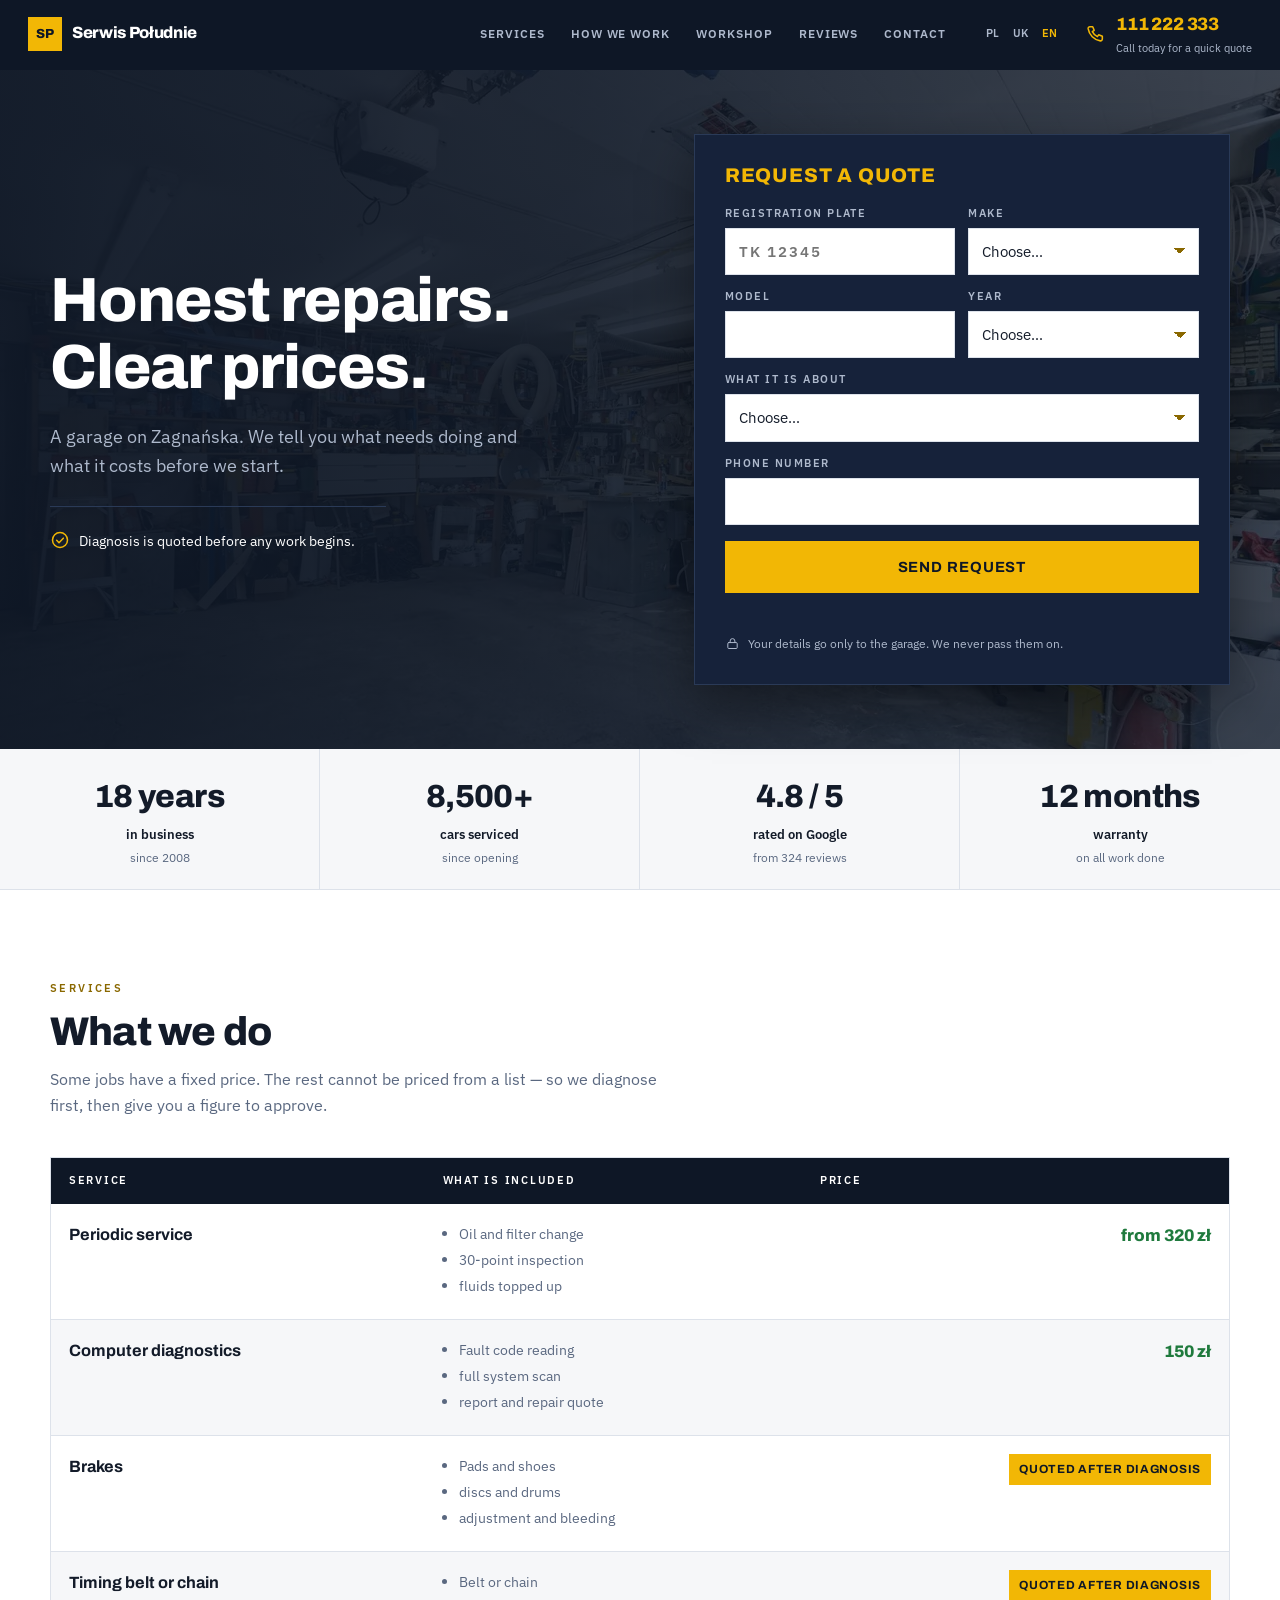
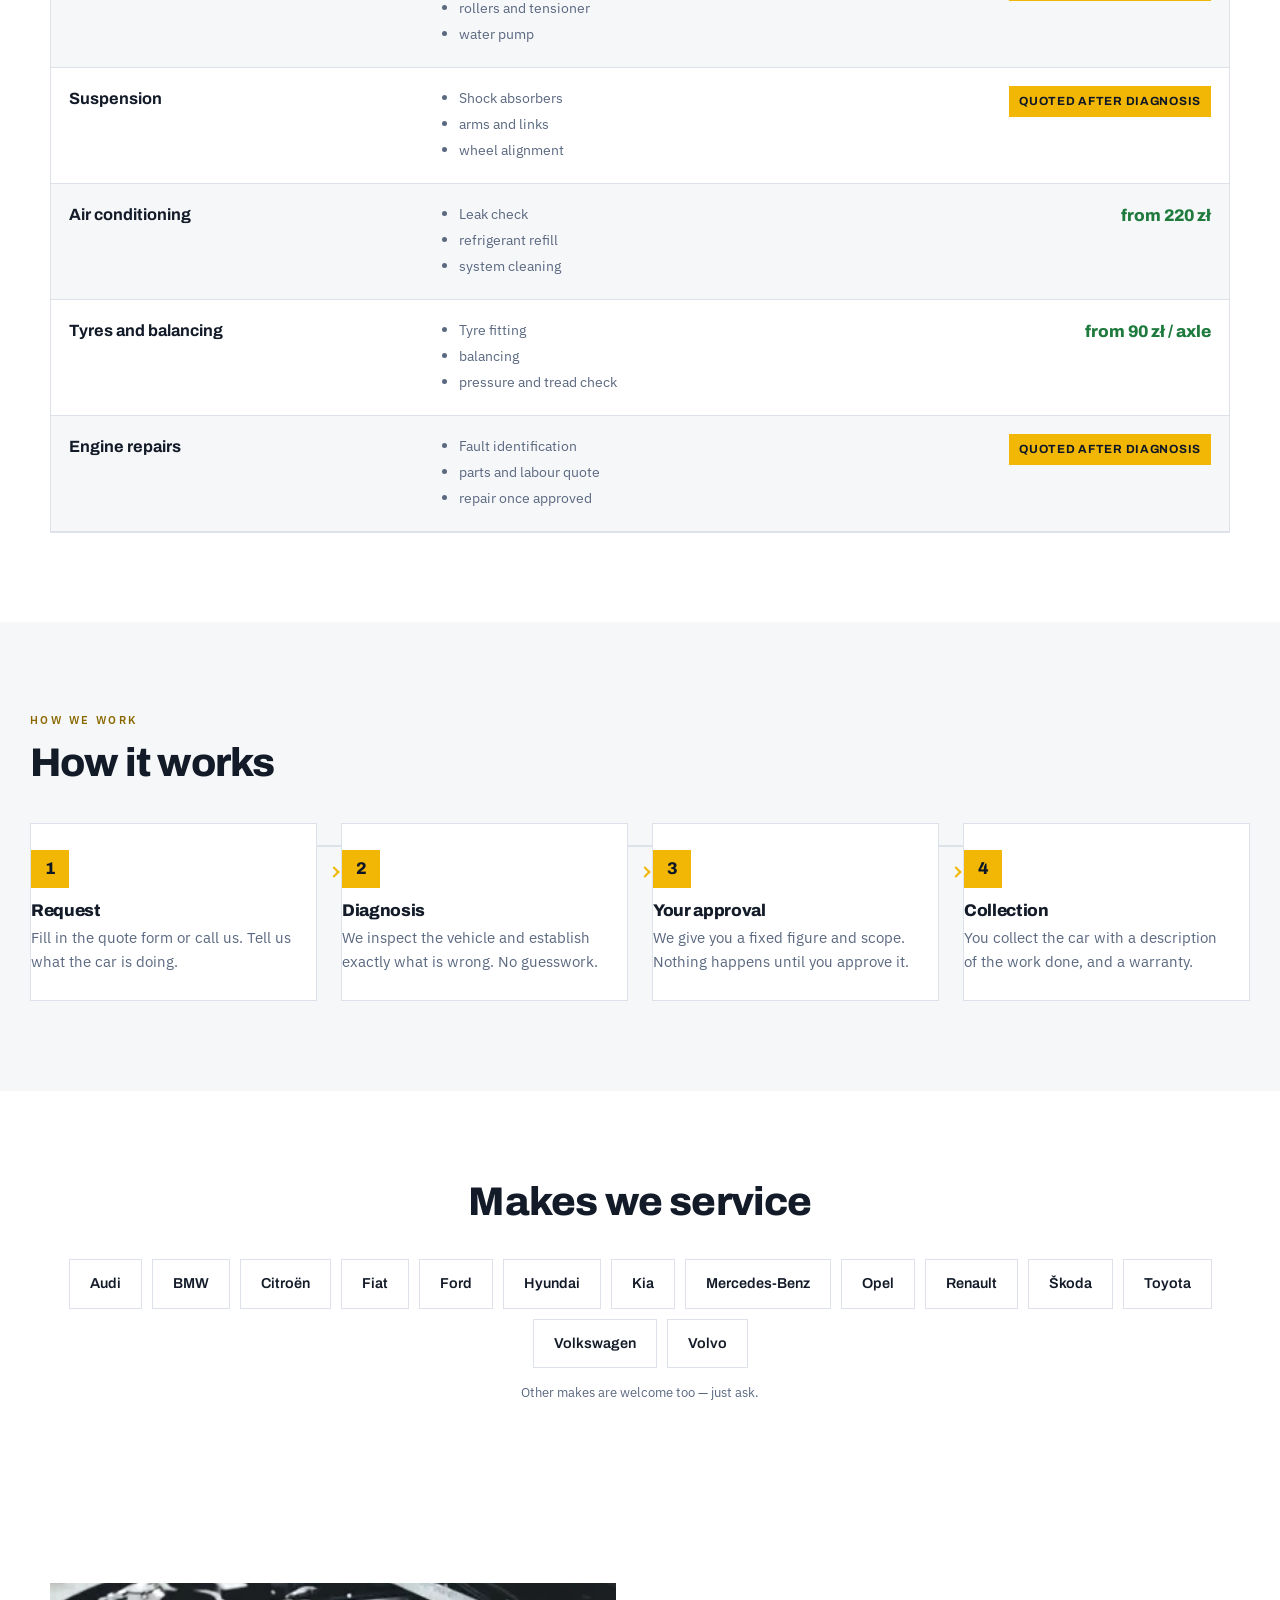
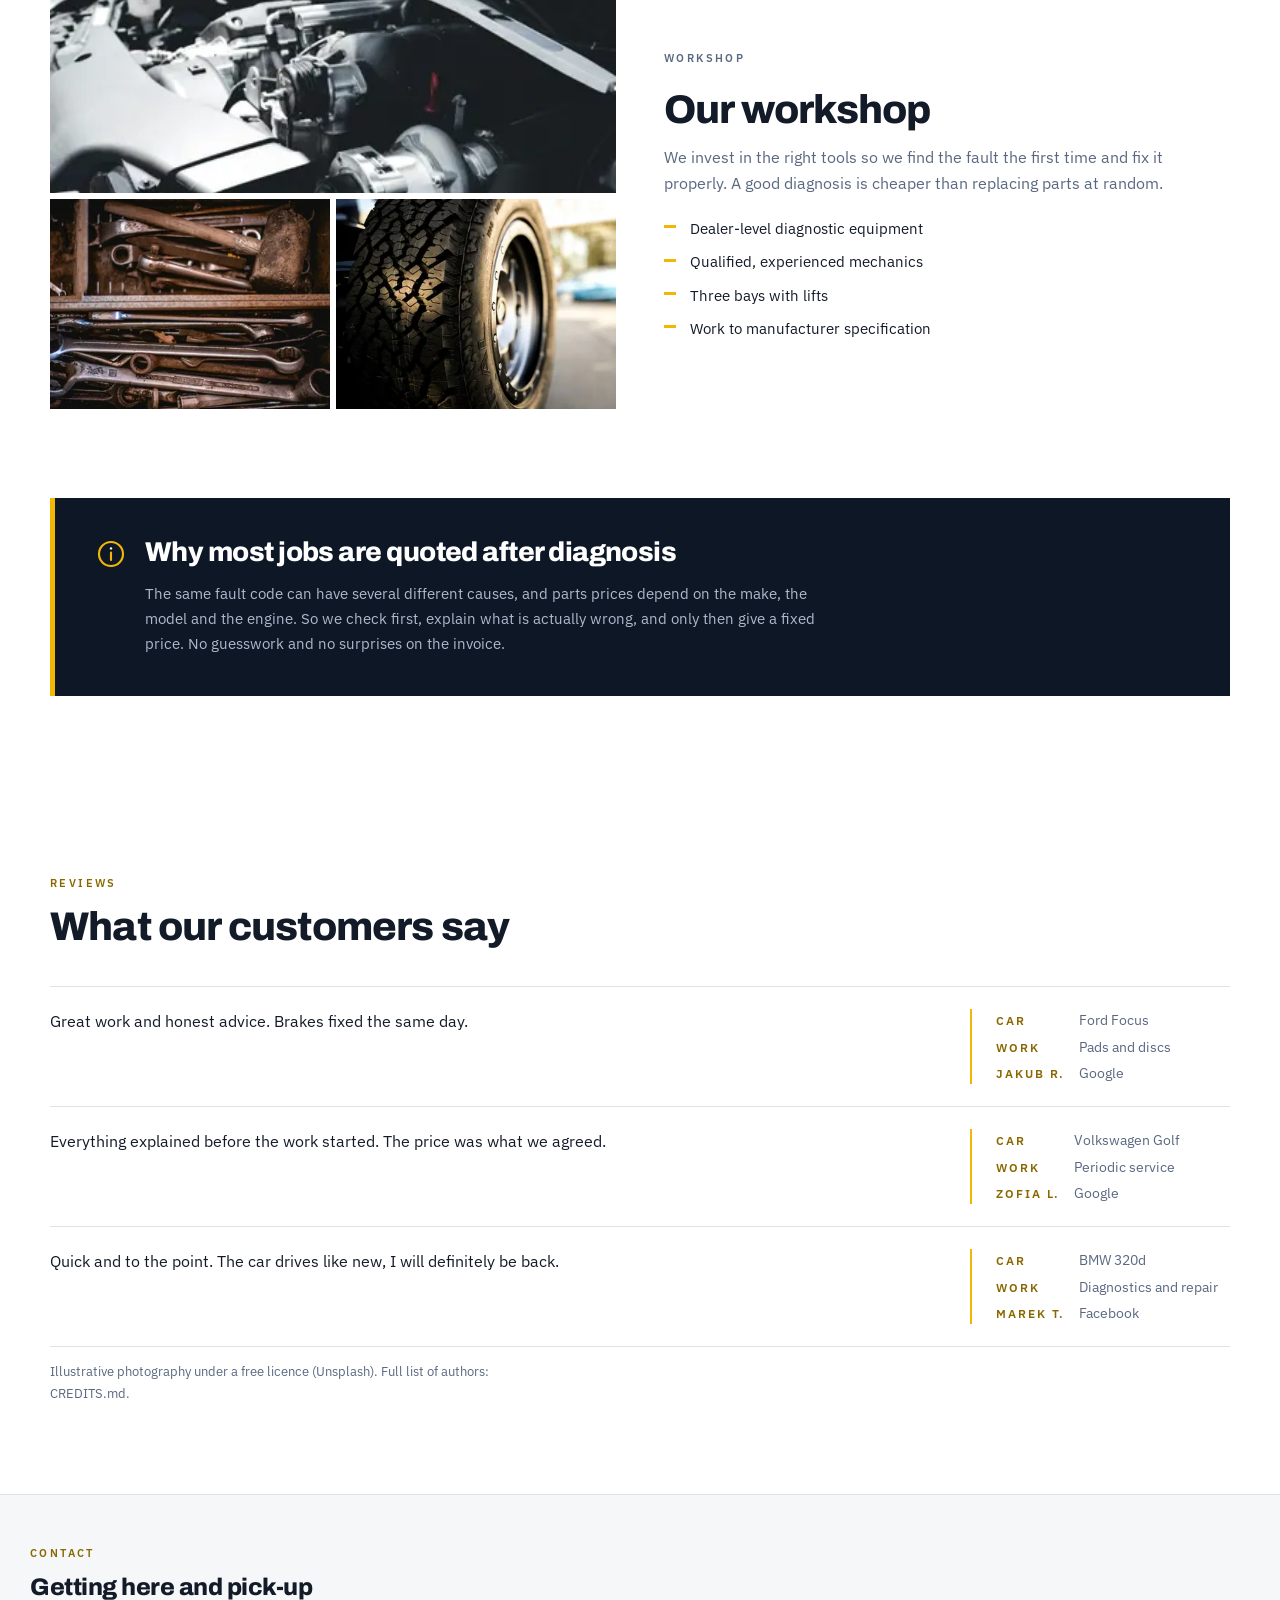
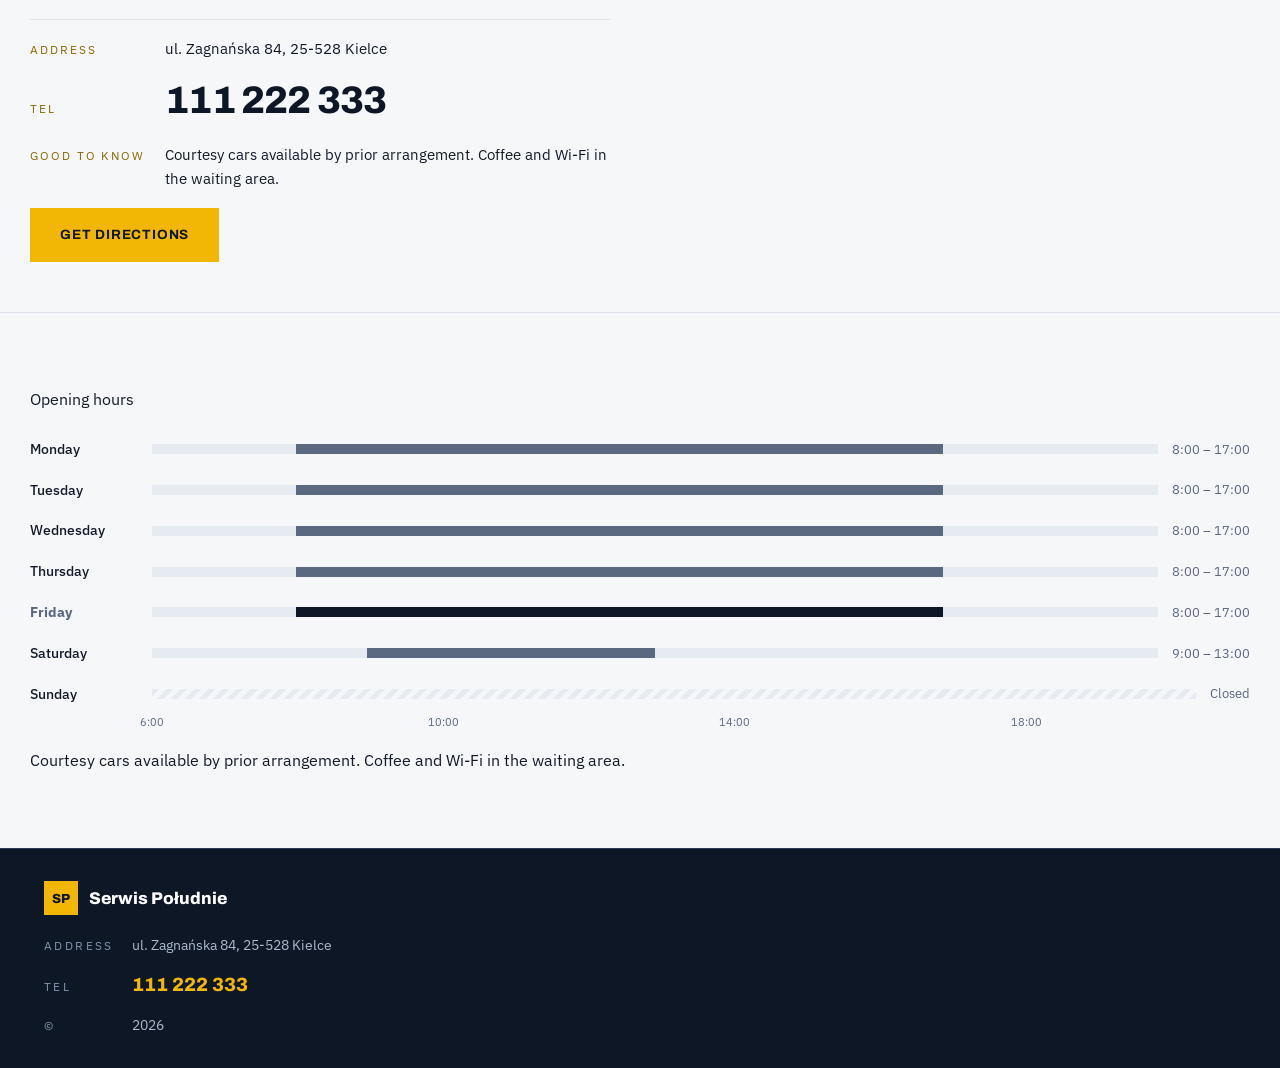
<file: index.html>
<!DOCTYPE html>
<html lang="pl">
<head>
<meta charset="utf-8">
<meta name="viewport" content="width=device-width, initial-scale=1">
<title>Serwis Południe — warsztat samochodowy, Kielce</title>
<meta name="description" content="Warsztat samochodowy na Zagnańskiej w Kielcach. Przeglądy, diagnostyka i naprawy. Wycena przed rozpoczęciem pracy, 12 miesięcy gwarancji.">
<meta name="robots" content="noindex, nofollow">
<link rel="canonical" href="https://otabekmamadaliev.github.io/archetyp-warsztat/">
<link rel="alternate" hreflang="pl" href="https://otabekmamadaliev.github.io/archetyp-warsztat/">
<link rel="alternate" hreflang="uk" href="https://otabekmamadaliev.github.io/archetyp-warsztat/uk/">
<link rel="alternate" hreflang="en" href="https://otabekmamadaliev.github.io/archetyp-warsztat/en/">
<link rel="alternate" hreflang="x-default" href="https://otabekmamadaliev.github.io/archetyp-warsztat/">
<meta name="theme-color" content="#0E1726">
<meta property="og:type" content="website">
<meta property="og:locale" content="pl_PL">
<meta property="og:site_name" content="Serwis Południe">
<meta property="og:title" content="Serwis Południe — warsztat samochodowy, Kielce">
<meta property="og:description" content="Warsztat samochodowy na Zagnańskiej w Kielcach. Przeglądy, diagnostyka i naprawy. Wycena przed rozpoczęciem pracy, 12 miesięcy gwarancji.">
<meta property="og:url" content="https://otabekmamadaliev.github.io/archetyp-warsztat/">
<meta property="og:image" content="https://otabekmamadaliev.github.io/archetyp-warsztat/assets/img/og.jpg">
<meta name="twitter:card" content="summary_large_image">
<link rel="icon" href="data:image/svg+xml,%3Csvg xmlns='http://www.w3.org/2000/svg' viewBox='0 0 32 32'%3E%3Crect width='32' height='32' fill='%230E1726'/%3E%3Ccircle cx='16' cy='16' r='7' fill='none' stroke='%23F2B705' stroke-width='3'/%3E%3C/svg%3E">
<link rel="preconnect" href="https://fonts.googleapis.com">
<link rel="preconnect" href="https://fonts.gstatic.com" crossorigin>
<link rel="stylesheet" href="https://fonts.googleapis.com/css2?family=Archivo:wght@600;700;800&family=IBM+Plex+Sans:wght@400;500;600&display=swap">
<script>
/* Wykrywanie języka — tylko strona polska przekierowuje, więc nie ma pętli. */
(function(){
  try{
    var tu=document.documentElement.lang.slice(0,2), znane={pl:1,uk:1,en:1};
    function idz(l){var p=location.pathname.replace(/index\.html$/,'').replace(/\/(uk|en)\/?$/,'/');
      if(p.slice(-1)!=='/')p+='/';location.replace(l==='pl'?p:p+l+'/');}
    var w=null; try{w=localStorage.getItem('jezyk');}catch(e){}
    if(w&&znane[w]){if(w!==tu)idz(w);return;}
    if(tu!=='pl')return;
    try{if(sessionStorage.getItem('jezyk-auto'))return;sessionStorage.setItem('jezyk-auto','1');}catch(e){}
    var chce='en', lista=navigator.languages||[navigator.language||'en'];
    for(var i=0;i<lista.length;i++){var l=String(lista[i]).slice(0,2).toLowerCase();if(znane[l]){chce=l;break;}}
    if(chce!=='pl')idz(chce);
  }catch(e){}
})();
</script>
<link rel="stylesheet" href="assets/style.css">

<link rel="preload" as="image" href="assets/img/hero-2000.webp"
      imagesrcset="assets/img/hero-640.webp 640w, assets/img/hero-960.webp 960w, assets/img/hero-1280.webp 1280w, assets/img/hero-1600.webp 1600w, assets/img/hero-2000.webp 2000w" imagesizes="100vw" type="image/webp" fetchpriority="high">

</head>
<body>
<a class="skip" href="#tresc">Przejdź do treści</a>

<header class="belka" id="gora">
  <a class="marka" href="#gora"><span class="marka-znak">SP</span>Serwis Południe</a>
  <nav class="nawi" aria-label="Menu główne">
    <a href="#uslugi">Usługi</a>
    <a href="#proces">Jak działamy</a>
    <a href="#hala">Warsztat</a>
    <a href="#opinie">Opinie</a>
    <a href="#znajdz">Kontakt</a>
  </nav>
  <div class="jz" role="group" aria-label="Wybór języka"><span class="lang is-on" aria-current="true">PL</span><a class="lang" href="uk/" hreflang="uk" title="Українська">UK</a><a class="lang" href="en/" hreflang="en" title="English">EN</a></div>

  <a class="tel-blok" href="tel:+48111222333">
    <svg viewBox="0 0 24 24" aria-hidden="true"><path d="M6.5 4h3l1.6 4-2 1.4a12 12 0 0 0 5.5 5.5l1.4-2 4 1.6v3a2 2 0 0 1-2.2 2A16 16 0 0 1 4.5 6.2 2 2 0 0 1 6.5 4z"/></svg>
    <span><b>111 222 333</b><i>Zadzwoń po szybką wycenę</i></span>
  </a>

  <button class="ham" type="button" aria-expanded="false" aria-controls="mm" aria-label="Otwórz menu"><span></span><span></span><span></span></button>
</header>
<nav class="mm" id="mm" aria-label="Menu główne">
  <a href="#uslugi">Usługi</a>
  <a href="#proces">Jak działamy</a>
  <a href="#hala">Warsztat</a>
  <a href="#opinie">Opinie</a>
  <a href="#znajdz">Kontakt</a>
  <div class="jz jz--mob" role="group" aria-label="Wybór języka"><span class="lang is-on" aria-current="true">PL</span><a class="lang" href="uk/" hreflang="uk" title="Українська">UK</a><a class="lang" href="en/" hreflang="en" title="English">EN</a></div>
</nav>

<main id="tresc">

  <!-- Hero jest podzielony na pół: hasło po lewej, FORMULARZ WYCENY po prawej.
       W warsztacie to formularz jest produktem — właściciel zarabia na tym, że
       ktoś zostawi numer i markę auta, a nie na tym, że przeczyta slogan. -->
  <section class="hero">
    <div class="hero-foto" aria-hidden="true"><picture><source type="image/webp" srcset="assets/img/hero-640.webp 640w, assets/img/hero-960.webp 960w, assets/img/hero-1280.webp 1280w, assets/img/hero-1600.webp 1600w, assets/img/hero-2000.webp 2000w" sizes="100vw"><img class="img--hero" src="assets/img/hero-2000.jpg" srcset="assets/img/hero-640.jpg 640w, assets/img/hero-960.jpg 960w, assets/img/hero-1280.jpg 1280w, assets/img/hero-1600.jpg 1600w, assets/img/hero-2000.jpg 2000w" sizes="100vw" width="2000" height="1125" alt="Wnętrze warsztatu samochodowego z regałami narzędzi wzdłuż ścian" decoding="async" loading="eager" fetchpriority="high"></picture><span class="hero-zaslona"></span></div>
    <div class="hero-siatka">
      <div class="hero-tresc">
        <h1>Uczciwa naprawa. Jasna cena.</h1>
        <p class="hero-lead">Warsztat na Zagnańskiej. Mówimy, co trzeba zrobić i ile to kosztuje, zanim zaczniemy.</p>
        <p class="hero-gwarancja">
          <svg viewBox="0 0 24 24" aria-hidden="true"><circle cx="12" cy="12" r="9"/><path d="m8 12.4 2.8 2.8L16 9.8"/></svg>
          Diagnozę wyceniamy przed rozpoczęciem jakiejkolwiek pracy.
        </p>
      </div>

      <form class="wycena" id="wycena" novalidate>
        <h2 class="wycena-tytul">Poproś o wycenę</h2>
        <div class="wycena-siatka">
          <p class="pole-grupa">
            <label for="pole-rej">Numer rejestracyjny</label>
            <input class="pole pole--rej" id="pole-rej" name="rej" type="text" placeholder="TK 12345" autocomplete="off">
          </p>
          <p class="pole-grupa">
            <label for="pole-marka">Marka</label>
            <select class="pole" id="pole-marka" name="marka" required></select>
          </p>
          <p class="pole-grupa">
            <label for="pole-model">Model</label>
            <input class="pole" id="pole-model" name="model" type="text" autocomplete="off" required>
          </p>
          <p class="pole-grupa">
            <label for="pole-rok">Rocznik</label>
            <select class="pole" id="pole-rok" name="rok"></select>
          </p>
          <p class="pole-grupa pole-grupa--szeroka">
            <label for="pole-usluga">Czego dotyczy</label>
            <select class="pole" id="pole-usluga" name="usluga" required></select>
          </p>
          <p class="pole-grupa pole-grupa--szeroka">
            <label for="pole-tel">Numer telefonu</label>
            <input class="pole" id="pole-tel" name="tel" type="tel" inputmode="tel" autocomplete="tel" required>
          </p>
        </div>
        <button class="btn btn--zolty btn--pelny" type="submit">Wyślij zapytanie</button>
        <p class="wycena-komunikat" id="wycena-komunikat" role="status" aria-live="polite"></p>
        <p class="wycena-nota">
          <svg viewBox="0 0 24 24" aria-hidden="true"><rect x="4.5" y="10.5" width="15" height="9.5" rx="1.6"/><path d="M8.2 10.5V8a3.8 3.8 0 0 1 7.6 0v2.5"/></svg>
          Twoje dane trafiają wyłącznie do warsztatu. Nie przekazujemy ich dalej.
        </p>
      </form>
    </div>
  </section>

  <section class="zaufanie" aria-label="O nas">

    <div class="zaufanie-poz">
      <b>18 lat</b>
      <span class="zaufanie-etyk">na rynku</span>
      <span class="zaufanie-pod">od 2008 roku</span>
    </div>

    <div class="zaufanie-poz">
      <b>8 500+</b>
      <span class="zaufanie-etyk">obsłużonych aut</span>
      <span class="zaufanie-pod">od otwarcia</span>
    </div>

    <div class="zaufanie-poz">
      <b>4,8 / 5</b>
      <span class="zaufanie-etyk">ocena w Google</span>
      <span class="zaufanie-pod">z 324 opinii</span>
    </div>

    <div class="zaufanie-poz">
      <b>12 mies.</b>
      <span class="zaufanie-etyk">gwarancji</span>
      <span class="zaufanie-pod">na wykonaną pracę</span>
    </div>

  </section>

  <section class="uslugi" id="uslugi">
    <p class="nadtytul">Oferta</p>
    <h2>Zakres usług</h2>
    <p class="wstep">Część prac ma stałą cenę. Reszty nie da się wycenić z cennika — dlatego najpierw diagnozujemy, a potem podajemy kwotę do zatwierdzenia.</p>
    <div class="tabela-otoczka">
      <table class="cennik">
        <caption class="sr">Zakres usług</caption>
        <thead><tr>
          <th scope="col">Usługa</th>
          <th scope="col">Co obejmuje</th>
          <th scope="col" class="kol-cena">Cena</th>
        </tr></thead>
        <tbody>

          <tr>
            <th scope="row">Przegląd okresowy</th>
            <td class="kol-zakres"><ul><li>Wymiana oleju i filtrów</li><li>przegląd 30 punktów</li><li>uzupełnienie płynów</li></ul></td>
            <td class="kol-cena"><span class="cena cena--stala">od 320 zł</span></td>
          </tr>

          <tr>
            <th scope="row">Diagnostyka komputerowa</th>
            <td class="kol-zakres"><ul><li>Odczyt błędów</li><li>pełny skan systemów</li><li>raport i wycena naprawy</li></ul></td>
            <td class="kol-cena"><span class="cena cena--stala">150 zł</span></td>
          </tr>

          <tr>
            <th scope="row">Hamulce</th>
            <td class="kol-zakres"><ul><li>Klocki i szczęki</li><li>tarcze i bębny</li><li>regulacja i odpowietrzenie</li></ul></td>
            <td class="kol-cena"><span class="cena cena--wycena">wycena po diagnozie</span></td>
          </tr>

          <tr>
            <th scope="row">Rozrząd</th>
            <td class="kol-zakres"><ul><li>Pasek lub łańcuch</li><li>rolki i napinacz</li><li>pompa wody</li></ul></td>
            <td class="kol-cena"><span class="cena cena--wycena">wycena po diagnozie</span></td>
          </tr>

          <tr>
            <th scope="row">Zawieszenie</th>
            <td class="kol-zakres"><ul><li>Amortyzatory</li><li>wahacze i łączniki</li><li>geometria kół</li></ul></td>
            <td class="kol-cena"><span class="cena cena--wycena">wycena po diagnozie</span></td>
          </tr>

          <tr>
            <th scope="row">Klimatyzacja</th>
            <td class="kol-zakres"><ul><li>Kontrola szczelności</li><li>napełnienie czynnikiem</li><li>odgrzybianie</li></ul></td>
            <td class="kol-cena"><span class="cena cena--stala">od 220 zł</span></td>
          </tr>

          <tr>
            <th scope="row">Opony i wyważanie</th>
            <td class="kol-zakres"><ul><li>Wymiana opon</li><li>wyważanie</li><li>kontrola ciśnienia i bieżnika</li></ul></td>
            <td class="kol-cena"><span class="cena cena--stala">od 90 zł / oś</span></td>
          </tr>

          <tr>
            <th scope="row">Naprawy silnika</th>
            <td class="kol-zakres"><ul><li>Ustalenie usterki</li><li>wycena części i robocizny</li><li>naprawa po zatwierdzeniu</li></ul></td>
            <td class="kol-cena"><span class="cena cena--wycena">wycena po diagnozie</span></td>
          </tr>

        </tbody>
      </table>
    </div>
  </section>

  <section class="proces" id="proces">
    <p class="nadtytul">Jak działamy</p>
    <h2>Jak to wygląda</h2>
    <div class="proces-os">
      <ol class="kroki"><li class="krok"><span class="krok-nr">1</span><h3>Zgłoszenie</h3><p>Wypełniasz wycenę na stronie albo dzwonisz. Mówisz, co się dzieje z autem.</p></li><li class="krok"><span class="krok-nr">2</span><h3>Diagnoza</h3><p>Oglądamy samochód i ustalamy, co konkretnie jest nie tak. Bez zgadywania.</p></li><li class="krok"><span class="krok-nr">3</span><h3>Twoja zgoda</h3><p>Podajemy stałą kwotę i zakres. Nic nie robimy, dopóki jej nie zatwierdzisz.</p></li><li class="krok"><span class="krok-nr">4</span><h3>Odbiór</h3><p>Odbierasz auto z opisem tego, co zostało zrobione, i z gwarancją.</p></li></ol>
    </div>
  </section>

  <!-- Nazwy marek zapisane tekstem, nie logotypami: znaki towarowe producentów
       nie są nasze i nie wolno ich kopiować na stronę klienta. -->
  <section class="marki">
    <h2 class="marki-tytul">Marki, które obsługujemy</h2>
    <ul class="marki-lista"><li>Audi</li><li>BMW</li><li>Citroën</li><li>Fiat</li><li>Ford</li><li>Hyundai</li><li>Kia</li><li>Mercedes-Benz</li><li>Opel</li><li>Renault</li><li>Škoda</li><li>Toyota</li><li>Volkswagen</li><li>Volvo</li></ul>
    <p class="drobne">Inne marki również — wystarczy zapytać.</p>
  </section>

  <section class="hala" id="hala">
    <div class="hala-zdjecia">
      <figure><picture><source type="image/webp" srcset="assets/img/detail-1-400.webp 400w, assets/img/detail-1-600.webp 600w, assets/img/detail-1-800.webp 800w" sizes="(min-width: 1160px) 350px, (min-width: 980px) 31vw, (min-width: 640px) calc(50vw - 28px), calc(100vw - 40px)"><img class="img--detail-1" src="assets/img/detail-1-800.jpg" srcset="assets/img/detail-1-400.jpg 400w, assets/img/detail-1-600.jpg 600w, assets/img/detail-1-800.jpg 800w" sizes="(min-width: 1160px) 350px, (min-width: 980px) 31vw, (min-width: 640px) calc(50vw - 28px), calc(100vw - 40px)" width="800" height="600" alt="Komora silnika samochodu z otwartą maską" decoding="async" loading="lazy"></picture></figure><figure><picture><source type="image/webp" srcset="assets/img/detail-2-400.webp 400w, assets/img/detail-2-600.webp 600w, assets/img/detail-2-800.webp 800w" sizes="(min-width: 1160px) 350px, (min-width: 980px) 31vw, (min-width: 640px) calc(50vw - 28px), calc(100vw - 40px)"><img class="img--detail-2" src="assets/img/detail-2-800.jpg" srcset="assets/img/detail-2-400.jpg 400w, assets/img/detail-2-600.jpg 600w, assets/img/detail-2-800.jpg 800w" sizes="(min-width: 1160px) 350px, (min-width: 980px) 31vw, (min-width: 640px) calc(50vw - 28px), calc(100vw - 40px)" width="800" height="600" alt="Zestaw kluczy płasko-oczkowych rozłożonych na warsztatowym blacie" decoding="async" loading="lazy"></picture></figure><figure><picture><source type="image/webp" srcset="assets/img/detail-3-400.webp 400w, assets/img/detail-3-600.webp 600w, assets/img/detail-3-800.webp 800w" sizes="(min-width: 1160px) 350px, (min-width: 980px) 31vw, (min-width: 640px) calc(50vw - 28px), calc(100vw - 40px)"><img class="img--detail-3" src="assets/img/detail-3-800.jpg" srcset="assets/img/detail-3-400.jpg 400w, assets/img/detail-3-600.jpg 600w, assets/img/detail-3-800.jpg 800w" sizes="(min-width: 1160px) 350px, (min-width: 980px) 31vw, (min-width: 640px) calc(50vw - 28px), calc(100vw - 40px)" width="800" height="600" alt="Zbliżenie opony terenowej i felgi samochodowej" decoding="async" loading="lazy"></picture></figure>
    </div>
    <div class="hala-tresc">
      <p class="nadtytul">Warsztat</p>
      <h2>Nasz warsztat</h2>
      <p>Inwestujemy w narzędzia, żeby usterkę znaleźć za pierwszym razem i naprawić ją raz a dobrze. Dobra diagnoza jest tańsza niż wymiana części na chybił trafił.</p>
      <ul class="hala-punkty"><li>Diagnostyka na poziomie serwisu autoryzowanego</li><li>Mechanicy z uprawnieniami i doświadczeniem</li><li>Trzy stanowiska z podnośnikami</li><li>Praca zgodnie z zaleceniami producenta</li></ul>
    </div>
  </section>

  <section class="wyjasnienie">
    <div class="wyjasnienie-box">
      <svg viewBox="0 0 24 24" aria-hidden="true"><circle cx="12" cy="12" r="9"/><path d="M12 11v5.5"/><circle cx="12" cy="7.8" r=".9" fill="currentColor" stroke="none"/></svg>
      <div>
        <h2>Dlaczego większość prac wyceniamy po diagnozie</h2>
        <p>Ten sam kod błędu potrafi mieć kilka różnych przyczyn, a ceny części zależą od marki, modelu i silnika. Dlatego najpierw sprawdzamy, potem tłumaczymy, co realnie jest nie tak, i dopiero wtedy podajemy stałą cenę. Bez zgadywania i bez niespodzianek na fakturze.</p>
      </div>
    </div>
  </section>

  <section class="opinie" id="opinie">
    <p class="nadtytul">Opinie</p>
    <h2>Co mówią klienci</h2>
    <div class="opinie-lista">

      <article class="opinia">
        <blockquote><p>Świetna robota i uczciwe podejście. Hamulce naprawione tego samego dnia.</p></blockquote>
        <dl class="opinia-dane">
          <dt>Auto</dt><dd>Ford Focus</dd>
          <dt>Zakres</dt><dd>Klocki i tarcze</dd>
          <dt>Jakub R.</dt><dd>Google</dd>
        </dl>
      </article>

      <article class="opinia">
        <blockquote><p>Wszystko wytłumaczone przed rozpoczęciem pracy. Cena zgodna z tym, co ustaliliśmy.</p></blockquote>
        <dl class="opinia-dane">
          <dt>Auto</dt><dd>Volkswagen Golf</dd>
          <dt>Zakres</dt><dd>Przegląd okresowy</dd>
          <dt>Zofia L.</dt><dd>Google</dd>
        </dl>
      </article>

      <article class="opinia">
        <blockquote><p>Szybko i konkretnie. Auto jeździ jak nowe, na pewno wrócę.</p></blockquote>
        <dl class="opinia-dane">
          <dt>Auto</dt><dd>BMW 320d</dd>
          <dt>Zakres</dt><dd>Diagnostyka i naprawa</dd>
          <dt>Marek T.</dt><dd>Facebook</dd>
        </dl>
      </article>

    </div>
    <p class="drobne">Zdjęcia ilustracyjne na wolnej licencji (Unsplash). Pełna lista autorów: CREDITS.md.</p>
  </section>

  <section class="znajdz" id="znajdz">
    <div class="znajdz-dane">
      <p class="nadtytul">Kontakt</p>
      <h2>Dojazd i odbiór auta</h2>
      <dl class="karta-dojazdu">
        <dt>Adres</dt>
        <dd>ul. Zagnańska 84, 25-528 Kielce</dd>
        <dt>TEL</dt>
        <dd><a class="tel-duzy" href="tel:+48111222333">111 222 333</a></dd>
        <dt>Dobrze wiedzieć</dt>
        <dd>Auta zastępcze dostępne po wcześniejszym uzgodnieniu. W poczekalni kawa i Wi-Fi.</dd>
      </dl>
      <a class="btn btn--zolty" href="https://www.google.com/maps/search/?api=1&amp;query=Zagnanska+84+Kielce" target="_blank" rel="noopener">Wyznacz trasę</a>
    </div>
    <div class="mapa">
      <iframe src="https://www.google.com/maps?q=50.897222,20.629722&amp;hl=pl&amp;z=17&amp;output=embed" title="Serwis Południe — Adres" loading="lazy" referrerpolicy="no-referrer-when-downgrade"></iframe>
    </div>
  </section>

  <!-- Oś doby zamiast tabeli. Klienta warsztatu nie interesuje „od-do", tylko
       ILE ZOSTAŁO — pionowa kreska pokazuje bieżącą godzinę na tle pasków
       pracy, więc widać na oko, czy dziś jeszcze zdąży podjechać. -->
  <section class="os-godzin" aria-label="Godziny otwarcia">
    <div class="os-srodek">
      <p class="etykietka">Godziny otwarcia</p>
      <ul class="os-tygodnia"><li class="os-dzien" data-dzien="0"><span class="os-nazwa">Poniedziałek</span><span class="tor"><i style="left:14.3%;width:64.3%"></i></span><span class="os-czas">8:00 – 17:00</span></li><li class="os-dzien" data-dzien="1"><span class="os-nazwa">Wtorek</span><span class="tor"><i style="left:14.3%;width:64.3%"></i></span><span class="os-czas">8:00 – 17:00</span></li><li class="os-dzien" data-dzien="2"><span class="os-nazwa">Środa</span><span class="tor"><i style="left:14.3%;width:64.3%"></i></span><span class="os-czas">8:00 – 17:00</span></li><li class="os-dzien" data-dzien="3"><span class="os-nazwa">Czwartek</span><span class="tor"><i style="left:14.3%;width:64.3%"></i></span><span class="os-czas">8:00 – 17:00</span></li><li class="os-dzien" data-dzien="4"><span class="os-nazwa">Piątek</span><span class="tor"><i style="left:14.3%;width:64.3%"></i></span><span class="os-czas">8:00 – 17:00</span></li><li class="os-dzien" data-dzien="5"><span class="os-nazwa">Sobota</span><span class="tor"><i style="left:21.4%;width:28.6%"></i></span><span class="os-czas">9:00 – 13:00</span></li><li class="os-dzien" data-dzien="6"><span class="os-nazwa">Niedziela</span><span class="tor tor--brak"></span><span class="os-czas">Zamknięte</span></li></ul>
      <div class="os-skala" aria-hidden="true"><span style="left:0.0%">6:00</span><span style="left:28.6%">10:00</span><span style="left:57.1%">14:00</span><span style="left:85.7%">18:00</span></div>
      <p class="mikro">Auta zastępcze dostępne po wcześniejszym uzgodnieniu. W poczekalni kawa i Wi-Fi.</p>
    </div>
  </section>

</main>

<footer class="stopa">
  <div class="stopa-znak"><span class="marka-znak">SP</span>Serwis Południe</div>
  <dl class="stopa-dane">
    <dt>Adres</dt>
    <dd>ul. Zagnańska 84, 25-528 Kielce</dd>
    <dt>TEL</dt>
    <dd><a href="tel:+48111222333">111 222 333</a></dd>
    <dt>&copy;</dt>
    <dd>2026</dd>
  </dl>
</footer>

<script id="i18n" type="application/json">{"sending":"Wysyłanie…","fillAll":"Uzupełnij wszystkie pola formularza.","openingMail":"Otwieramy Twój program pocztowy…","notConnected":"Formularz nie jest jeszcze podłączony. Prosimy o kontakt telefoniczny.","sent":"Dziękujemy! Wiadomość została wysłana — odezwiemy się wkrótce.","failed":"Nie udało się wysłać wiadomości. Prosimy o kontakt telefoniczny.","mailName":"Imię i nazwisko","mailContact":"Kontakt","backToTop":"Wróć na górę","closeGallery":"Zamknij podgląd","prevImage":"Poprzednie zdjęcie","nextImage":"Następne zdjęcie","closeMenu":"Zamknij menu","qFill":"Uzupełnij markę, model i to, czego dotyczy zgłoszenie.","qPhone":"Podaj numer telefonu, żebyśmy mogli oddzwonić.","qOpening":"Otwieramy wiadomość z zapytaniem…","qNoChannel":"Formularz nie jest jeszcze podłączony. Prosimy o telefon.","qDone":"Gotowe. Wyślij wiadomość, która się otworzyła — oddzwonimy z wyceną."}</script>
<script id="dane" type="application/json">{"tel":"+48111222333","firma":"Serwis Południe","marki":["Audi","BMW","Citroën","Fiat","Ford","Hyundai","Kia","Mercedes-Benz","Opel","Renault","Škoda","Toyota","Volkswagen","Volvo"],"uslugi":["Przegląd okresowy","Diagnostyka komputerowa","Hamulce","Rozrząd","Zawieszenie","Klimatyzacja","Opony i wyważanie","Inne — opiszę przy kontakcie"],"lata":["2026","2025","2024","2023","2022","2021","2020","2019","2018","2017","2016","2015","2014","2013","2012","2011","2010","2009","2008","2007","2006","2005","2004","2003","2002","2001","2000","1999","1998"],"slowa":{"choose":"Wybierz…","other":"Inna marka"}}</script>
<script src="assets/app.js" defer></script>
<script type="application/ld+json">{
  "@context": "https://schema.org",
  "@type": "AutoRepair",
  "name": "Serwis Południe",
  "image": "https://otabekmamadaliev.github.io/archetyp-warsztat/assets/img/og.jpg",
  "url": "https://otabekmamadaliev.github.io/archetyp-warsztat/",
  "telephone": "+48111222333",
  "priceRange": "90–2000 zł",
  "address": {
    "@type": "PostalAddress",
    "streetAddress": "ul. Zagnańska 84",
    "addressLocality": "Kielce",
    "postalCode": "25-528",
    "addressRegion": "świętokrzyskie",
    "addressCountry": "PL"
  },
  "geo": {
    "@type": "GeoCoordinates",
    "latitude": 50.897222,
    "longitude": 20.629722
  },
  "openingHoursSpecification": [
    {
      "@type": "OpeningHoursSpecification",
      "dayOfWeek": "Monday",
      "opens": "08:00",
      "closes": "17:00"
    },
    {
      "@type": "OpeningHoursSpecification",
      "dayOfWeek": "Tuesday",
      "opens": "08:00",
      "closes": "17:00"
    },
    {
      "@type": "OpeningHoursSpecification",
      "dayOfWeek": "Wednesday",
      "opens": "08:00",
      "closes": "17:00"
    },
    {
      "@type": "OpeningHoursSpecification",
      "dayOfWeek": "Thursday",
      "opens": "08:00",
      "closes": "17:00"
    },
    {
      "@type": "OpeningHoursSpecification",
      "dayOfWeek": "Friday",
      "opens": "08:00",
      "closes": "17:00"
    },
    {
      "@type": "OpeningHoursSpecification",
      "dayOfWeek": "Saturday",
      "opens": "09:00",
      "closes": "13:00"
    }
  ],
  "hasMap": "https://www.google.com/maps/search/?api=1&query=Zagnanska+84+Kielce",
  "areaServed": {
    "@type": "City",
    "name": "Kielce"
  },
  "sameAs": []
}</script>
</body>
</html>
</file>
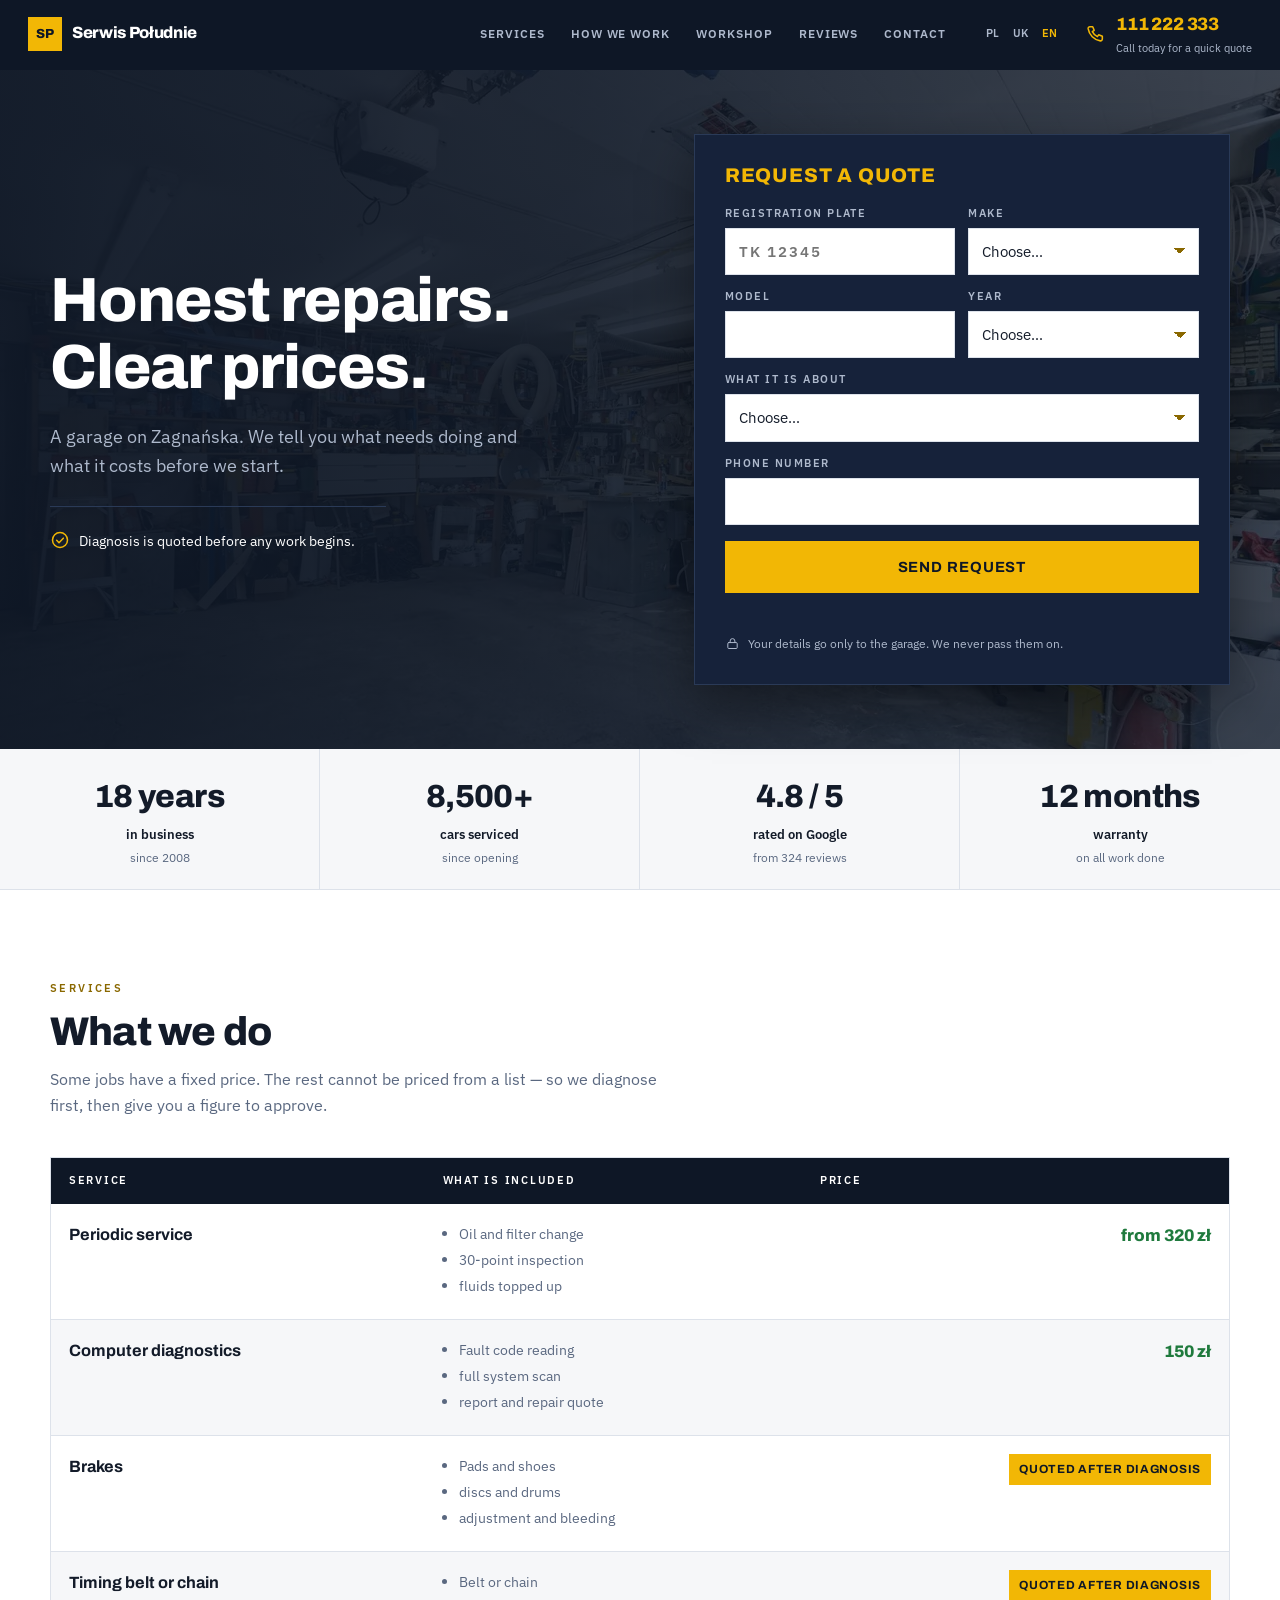
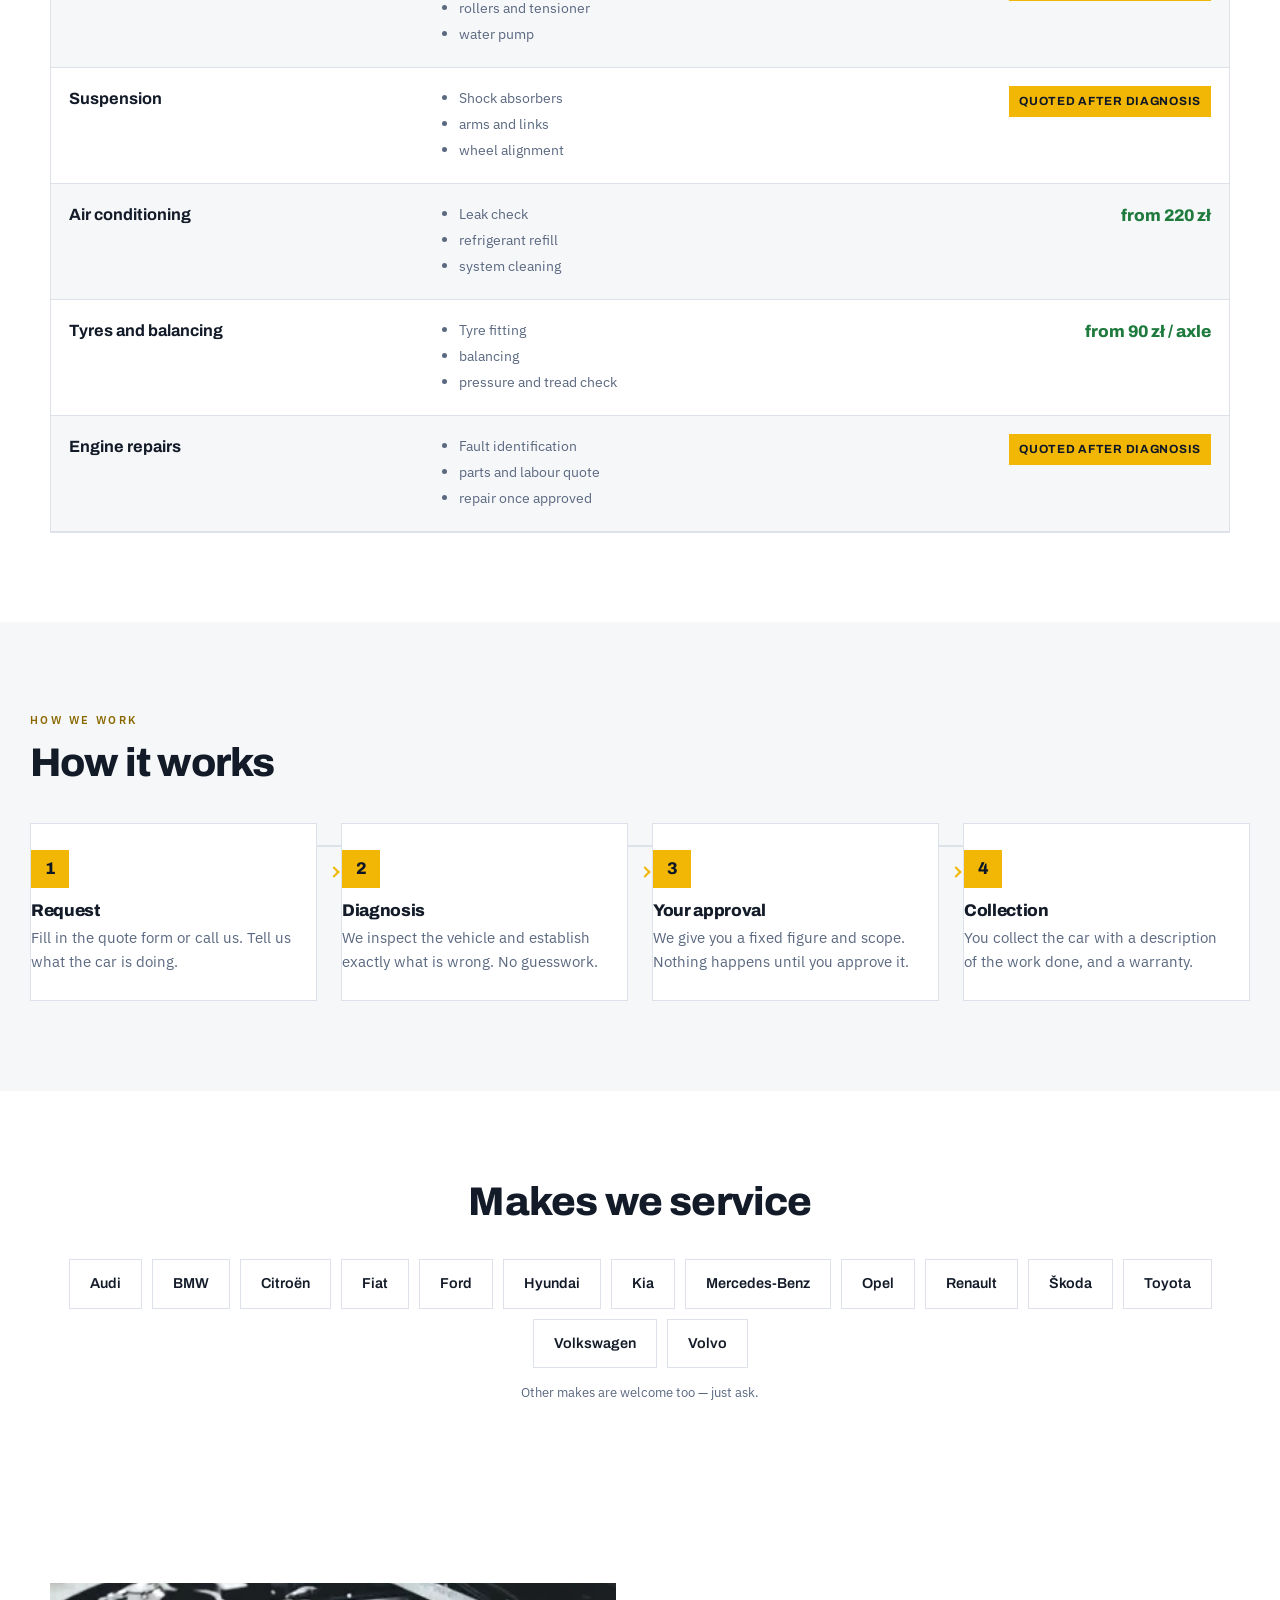
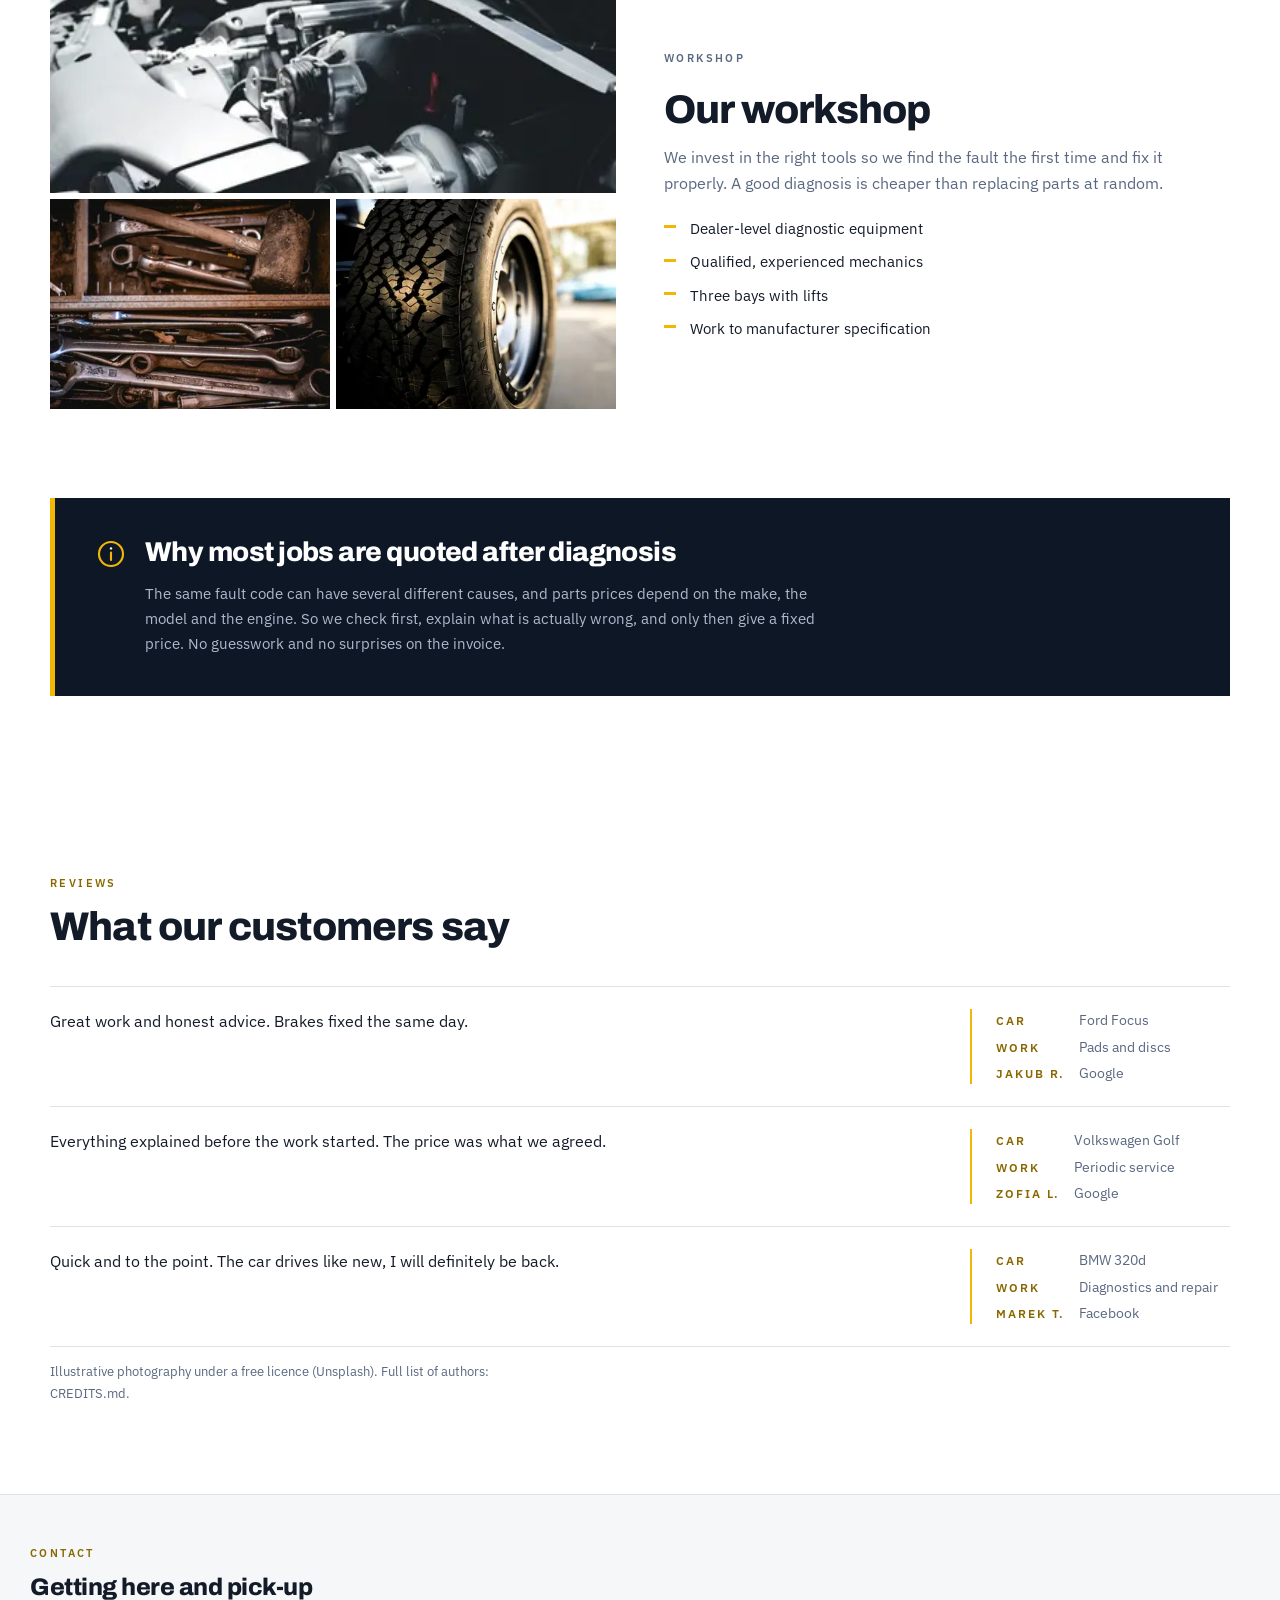
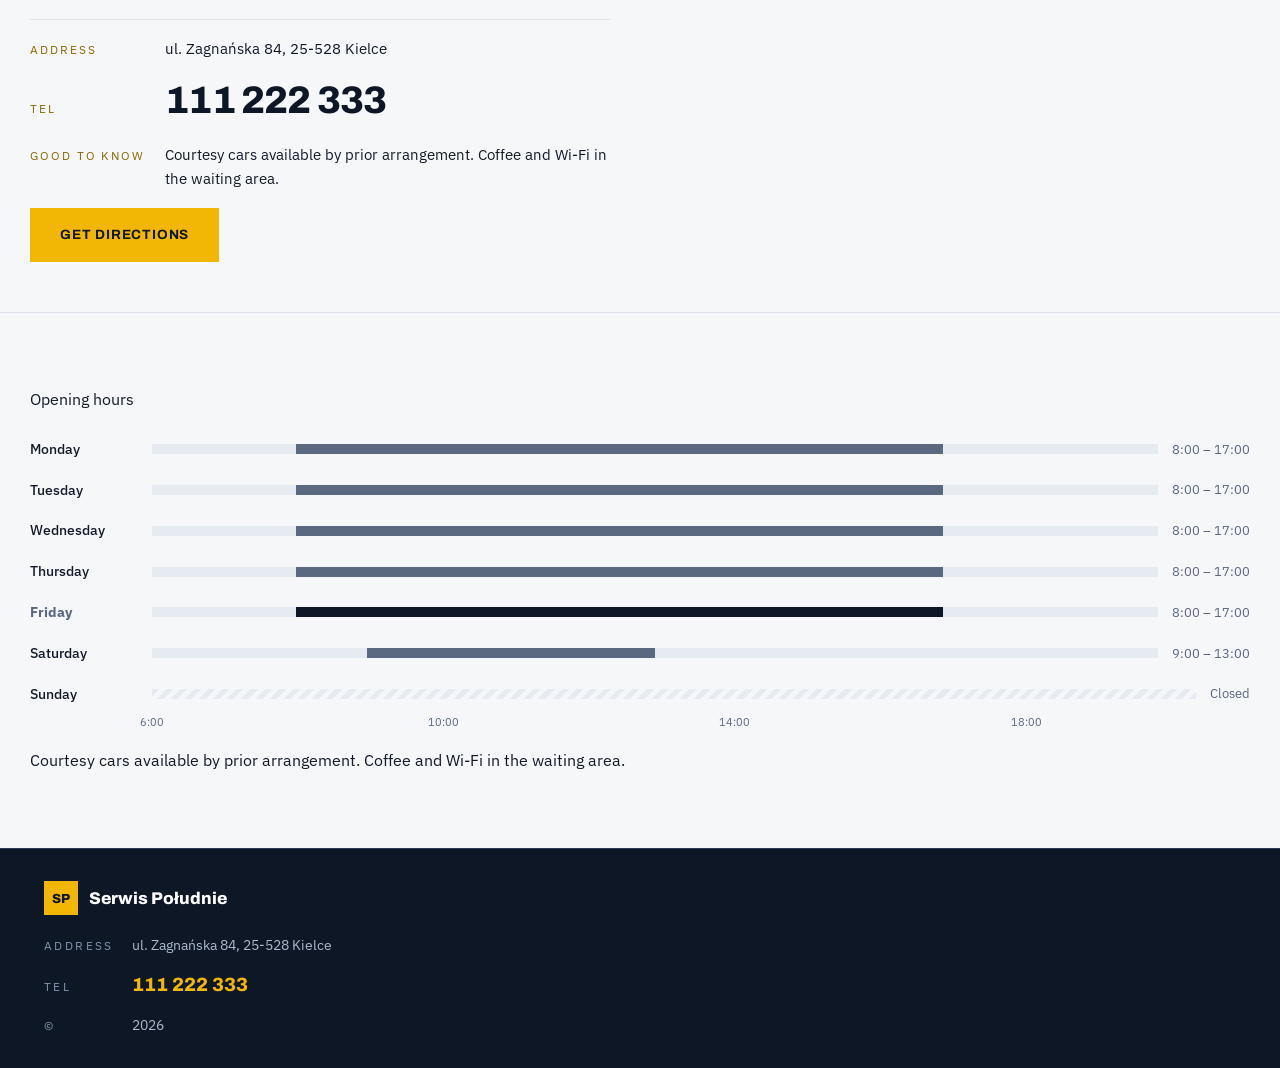
<file: en/index.html>
<!DOCTYPE html>
<html lang="en">
<head>
<meta charset="utf-8">
<meta name="viewport" content="width=device-width, initial-scale=1">
<title>Serwis Południe — car garage, Kielce</title>
<meta name="description" content="Car garage on Zagnańska in Kielce. Servicing, diagnostics and repairs. Quoted before work starts, 12 months warranty.">
<meta name="robots" content="noindex, nofollow">
<link rel="canonical" href="https://otabekmamadaliev.github.io/archetyp-warsztat/en/">
<link rel="alternate" hreflang="pl" href="https://otabekmamadaliev.github.io/archetyp-warsztat/">
<link rel="alternate" hreflang="uk" href="https://otabekmamadaliev.github.io/archetyp-warsztat/uk/">
<link rel="alternate" hreflang="en" href="https://otabekmamadaliev.github.io/archetyp-warsztat/en/">
<link rel="alternate" hreflang="x-default" href="https://otabekmamadaliev.github.io/archetyp-warsztat/">
<meta name="theme-color" content="#0E1726">
<meta property="og:type" content="website">
<meta property="og:locale" content="en_GB">
<meta property="og:site_name" content="Serwis Południe">
<meta property="og:title" content="Serwis Południe — car garage, Kielce">
<meta property="og:description" content="Car garage on Zagnańska in Kielce. Servicing, diagnostics and repairs. Quoted before work starts, 12 months warranty.">
<meta property="og:url" content="https://otabekmamadaliev.github.io/archetyp-warsztat/en/">
<meta property="og:image" content="https://otabekmamadaliev.github.io/archetyp-warsztat/assets/img/og.jpg">
<meta name="twitter:card" content="summary_large_image">
<link rel="icon" href="data:image/svg+xml,%3Csvg xmlns='http://www.w3.org/2000/svg' viewBox='0 0 32 32'%3E%3Crect width='32' height='32' fill='%230E1726'/%3E%3Ccircle cx='16' cy='16' r='7' fill='none' stroke='%23F2B705' stroke-width='3'/%3E%3C/svg%3E">
<link rel="preconnect" href="https://fonts.googleapis.com">
<link rel="preconnect" href="https://fonts.gstatic.com" crossorigin>
<link rel="stylesheet" href="https://fonts.googleapis.com/css2?family=Archivo:wght@600;700;800&family=IBM+Plex+Sans:wght@400;500;600&display=swap">
<script>
/* Wykrywanie języka — tylko strona polska przekierowuje, więc nie ma pętli. */
(function(){
  try{
    var tu=document.documentElement.lang.slice(0,2), znane={pl:1,uk:1,en:1};
    function idz(l){var p=location.pathname.replace(/index\.html$/,'').replace(/\/(uk|en)\/?$/,'/');
      if(p.slice(-1)!=='/')p+='/';location.replace(l==='pl'?p:p+l+'/');}
    var w=null; try{w=localStorage.getItem('jezyk');}catch(e){}
    if(w&&znane[w]){if(w!==tu)idz(w);return;}
    if(tu!=='pl')return;
    try{if(sessionStorage.getItem('jezyk-auto'))return;sessionStorage.setItem('jezyk-auto','1');}catch(e){}
    var chce='en', lista=navigator.languages||[navigator.language||'en'];
    for(var i=0;i<lista.length;i++){var l=String(lista[i]).slice(0,2).toLowerCase();if(znane[l]){chce=l;break;}}
    if(chce!=='pl')idz(chce);
  }catch(e){}
})();
</script>
<link rel="stylesheet" href="../assets/style.css">

<link rel="preload" as="image" href="../assets/img/hero-2000.webp"
      imagesrcset="../assets/img/hero-640.webp 640w, ../assets/img/hero-960.webp 960w, ../assets/img/hero-1280.webp 1280w, ../assets/img/hero-1600.webp 1600w, ../assets/img/hero-2000.webp 2000w" imagesizes="100vw" type="image/webp" fetchpriority="high">

</head>
<body>
<a class="skip" href="#tresc">Skip to content</a>

<header class="belka" id="gora">
  <a class="marka" href="#gora"><span class="marka-znak">SP</span>Serwis Południe</a>
  <nav class="nawi" aria-label="Main menu">
    <a href="#uslugi">Services</a>
    <a href="#proces">How we work</a>
    <a href="#hala">Workshop</a>
    <a href="#opinie">Reviews</a>
    <a href="#znajdz">Contact</a>
  </nav>
  <div class="jz" role="group" aria-label="Language"><a class="lang" href=".././" hreflang="pl" title="Polski">PL</a><a class="lang" href="../uk/" hreflang="uk" title="Українська">UK</a><span class="lang is-on" aria-current="true">EN</span></div>

  <a class="tel-blok" href="tel:+48111222333">
    <svg viewBox="0 0 24 24" aria-hidden="true"><path d="M6.5 4h3l1.6 4-2 1.4a12 12 0 0 0 5.5 5.5l1.4-2 4 1.6v3a2 2 0 0 1-2.2 2A16 16 0 0 1 4.5 6.2 2 2 0 0 1 6.5 4z"/></svg>
    <span><b>111 222 333</b><i>Call today for a quick quote</i></span>
  </a>

  <button class="ham" type="button" aria-expanded="false" aria-controls="mm" aria-label="Open menu"><span></span><span></span><span></span></button>
</header>
<nav class="mm" id="mm" aria-label="Main menu">
  <a href="#uslugi">Services</a>
  <a href="#proces">How we work</a>
  <a href="#hala">Workshop</a>
  <a href="#opinie">Reviews</a>
  <a href="#znajdz">Contact</a>
  <div class="jz jz--mob" role="group" aria-label="Language"><a class="lang" href=".././" hreflang="pl" title="Polski">PL</a><a class="lang" href="../uk/" hreflang="uk" title="Українська">UK</a><span class="lang is-on" aria-current="true">EN</span></div>
</nav>

<main id="tresc">

  <!-- Hero jest podzielony na pół: hasło po lewej, FORMULARZ WYCENY po prawej.
       W warsztacie to formularz jest produktem — właściciel zarabia na tym, że
       ktoś zostawi numer i markę auta, a nie na tym, że przeczyta slogan. -->
  <section class="hero">
    <div class="hero-foto" aria-hidden="true"><picture><source type="image/webp" srcset="../assets/img/hero-640.webp 640w, ../assets/img/hero-960.webp 960w, ../assets/img/hero-1280.webp 1280w, ../assets/img/hero-1600.webp 1600w, ../assets/img/hero-2000.webp 2000w" sizes="100vw"><img class="img--hero" src="../assets/img/hero-2000.jpg" srcset="../assets/img/hero-640.jpg 640w, ../assets/img/hero-960.jpg 960w, ../assets/img/hero-1280.jpg 1280w, ../assets/img/hero-1600.jpg 1600w, ../assets/img/hero-2000.jpg 2000w" sizes="100vw" width="2000" height="1125" alt="Wnętrze warsztatu samochodowego z regałami narzędzi wzdłuż ścian" decoding="async" loading="eager" fetchpriority="high"></picture><span class="hero-zaslona"></span></div>
    <div class="hero-siatka">
      <div class="hero-tresc">
        <h1>Honest repairs. Clear prices.</h1>
        <p class="hero-lead">A garage on Zagnańska. We tell you what needs doing and what it costs before we start.</p>
        <p class="hero-gwarancja">
          <svg viewBox="0 0 24 24" aria-hidden="true"><circle cx="12" cy="12" r="9"/><path d="m8 12.4 2.8 2.8L16 9.8"/></svg>
          Diagnosis is quoted before any work begins.
        </p>
      </div>

      <form class="wycena" id="wycena" novalidate>
        <h2 class="wycena-tytul">Request a quote</h2>
        <div class="wycena-siatka">
          <p class="pole-grupa">
            <label for="pole-rej">Registration plate</label>
            <input class="pole pole--rej" id="pole-rej" name="rej" type="text" placeholder="TK 12345" autocomplete="off">
          </p>
          <p class="pole-grupa">
            <label for="pole-marka">Make</label>
            <select class="pole" id="pole-marka" name="marka" required></select>
          </p>
          <p class="pole-grupa">
            <label for="pole-model">Model</label>
            <input class="pole" id="pole-model" name="model" type="text" autocomplete="off" required>
          </p>
          <p class="pole-grupa">
            <label for="pole-rok">Year</label>
            <select class="pole" id="pole-rok" name="rok"></select>
          </p>
          <p class="pole-grupa pole-grupa--szeroka">
            <label for="pole-usluga">What it is about</label>
            <select class="pole" id="pole-usluga" name="usluga" required></select>
          </p>
          <p class="pole-grupa pole-grupa--szeroka">
            <label for="pole-tel">Phone number</label>
            <input class="pole" id="pole-tel" name="tel" type="tel" inputmode="tel" autocomplete="tel" required>
          </p>
        </div>
        <button class="btn btn--zolty btn--pelny" type="submit">Send request</button>
        <p class="wycena-komunikat" id="wycena-komunikat" role="status" aria-live="polite"></p>
        <p class="wycena-nota">
          <svg viewBox="0 0 24 24" aria-hidden="true"><rect x="4.5" y="10.5" width="15" height="9.5" rx="1.6"/><path d="M8.2 10.5V8a3.8 3.8 0 0 1 7.6 0v2.5"/></svg>
          Your details go only to the garage. We never pass them on.
        </p>
      </form>
    </div>
  </section>

  <section class="zaufanie" aria-label="About">

    <div class="zaufanie-poz">
      <b>18 years</b>
      <span class="zaufanie-etyk">in business</span>
      <span class="zaufanie-pod">since 2008</span>
    </div>

    <div class="zaufanie-poz">
      <b>8,500+</b>
      <span class="zaufanie-etyk">cars serviced</span>
      <span class="zaufanie-pod">since opening</span>
    </div>

    <div class="zaufanie-poz">
      <b>4.8 / 5</b>
      <span class="zaufanie-etyk">rated on Google</span>
      <span class="zaufanie-pod">from 324 reviews</span>
    </div>

    <div class="zaufanie-poz">
      <b>12 months</b>
      <span class="zaufanie-etyk">warranty</span>
      <span class="zaufanie-pod">on all work done</span>
    </div>

  </section>

  <section class="uslugi" id="uslugi">
    <p class="nadtytul">Services</p>
    <h2>What we do</h2>
    <p class="wstep">Some jobs have a fixed price. The rest cannot be priced from a list — so we diagnose first, then give you a figure to approve.</p>
    <div class="tabela-otoczka">
      <table class="cennik">
        <caption class="sr">What we do</caption>
        <thead><tr>
          <th scope="col">Service</th>
          <th scope="col">What is included</th>
          <th scope="col" class="kol-cena">Price</th>
        </tr></thead>
        <tbody>

          <tr>
            <th scope="row">Periodic service</th>
            <td class="kol-zakres"><ul><li>Oil and filter change</li><li>30-point inspection</li><li>fluids topped up</li></ul></td>
            <td class="kol-cena"><span class="cena cena--stala">from 320 zł</span></td>
          </tr>

          <tr>
            <th scope="row">Computer diagnostics</th>
            <td class="kol-zakres"><ul><li>Fault code reading</li><li>full system scan</li><li>report and repair quote</li></ul></td>
            <td class="kol-cena"><span class="cena cena--stala">150 zł</span></td>
          </tr>

          <tr>
            <th scope="row">Brakes</th>
            <td class="kol-zakres"><ul><li>Pads and shoes</li><li>discs and drums</li><li>adjustment and bleeding</li></ul></td>
            <td class="kol-cena"><span class="cena cena--wycena">quoted after diagnosis</span></td>
          </tr>

          <tr>
            <th scope="row">Timing belt or chain</th>
            <td class="kol-zakres"><ul><li>Belt or chain</li><li>rollers and tensioner</li><li>water pump</li></ul></td>
            <td class="kol-cena"><span class="cena cena--wycena">quoted after diagnosis</span></td>
          </tr>

          <tr>
            <th scope="row">Suspension</th>
            <td class="kol-zakres"><ul><li>Shock absorbers</li><li>arms and links</li><li>wheel alignment</li></ul></td>
            <td class="kol-cena"><span class="cena cena--wycena">quoted after diagnosis</span></td>
          </tr>

          <tr>
            <th scope="row">Air conditioning</th>
            <td class="kol-zakres"><ul><li>Leak check</li><li>refrigerant refill</li><li>system cleaning</li></ul></td>
            <td class="kol-cena"><span class="cena cena--stala">from 220 zł</span></td>
          </tr>

          <tr>
            <th scope="row">Tyres and balancing</th>
            <td class="kol-zakres"><ul><li>Tyre fitting</li><li>balancing</li><li>pressure and tread check</li></ul></td>
            <td class="kol-cena"><span class="cena cena--stala">from 90 zł / axle</span></td>
          </tr>

          <tr>
            <th scope="row">Engine repairs</th>
            <td class="kol-zakres"><ul><li>Fault identification</li><li>parts and labour quote</li><li>repair once approved</li></ul></td>
            <td class="kol-cena"><span class="cena cena--wycena">quoted after diagnosis</span></td>
          </tr>

        </tbody>
      </table>
    </div>
  </section>

  <section class="proces" id="proces">
    <p class="nadtytul">How we work</p>
    <h2>How it works</h2>
    <div class="proces-os">
      <ol class="kroki"><li class="krok"><span class="krok-nr">1</span><h3>Request</h3><p>Fill in the quote form or call us. Tell us what the car is doing.</p></li><li class="krok"><span class="krok-nr">2</span><h3>Diagnosis</h3><p>We inspect the vehicle and establish exactly what is wrong. No guesswork.</p></li><li class="krok"><span class="krok-nr">3</span><h3>Your approval</h3><p>We give you a fixed figure and scope. Nothing happens until you approve it.</p></li><li class="krok"><span class="krok-nr">4</span><h3>Collection</h3><p>You collect the car with a description of the work done, and a warranty.</p></li></ol>
    </div>
  </section>

  <!-- Nazwy marek zapisane tekstem, nie logotypami: znaki towarowe producentów
       nie są nasze i nie wolno ich kopiować na stronę klienta. -->
  <section class="marki">
    <h2 class="marki-tytul">Makes we service</h2>
    <ul class="marki-lista"><li>Audi</li><li>BMW</li><li>Citroën</li><li>Fiat</li><li>Ford</li><li>Hyundai</li><li>Kia</li><li>Mercedes-Benz</li><li>Opel</li><li>Renault</li><li>Škoda</li><li>Toyota</li><li>Volkswagen</li><li>Volvo</li></ul>
    <p class="drobne">Other makes are welcome too — just ask.</p>
  </section>

  <section class="hala" id="hala">
    <div class="hala-zdjecia">
      <figure><picture><source type="image/webp" srcset="../assets/img/detail-1-400.webp 400w, ../assets/img/detail-1-600.webp 600w, ../assets/img/detail-1-800.webp 800w" sizes="(min-width: 1160px) 350px, (min-width: 980px) 31vw, (min-width: 640px) calc(50vw - 28px), calc(100vw - 40px)"><img class="img--detail-1" src="../assets/img/detail-1-800.jpg" srcset="../assets/img/detail-1-400.jpg 400w, ../assets/img/detail-1-600.jpg 600w, ../assets/img/detail-1-800.jpg 800w" sizes="(min-width: 1160px) 350px, (min-width: 980px) 31vw, (min-width: 640px) calc(50vw - 28px), calc(100vw - 40px)" width="800" height="600" alt="Komora silnika samochodu z otwartą maską" decoding="async" loading="lazy"></picture></figure><figure><picture><source type="image/webp" srcset="../assets/img/detail-2-400.webp 400w, ../assets/img/detail-2-600.webp 600w, ../assets/img/detail-2-800.webp 800w" sizes="(min-width: 1160px) 350px, (min-width: 980px) 31vw, (min-width: 640px) calc(50vw - 28px), calc(100vw - 40px)"><img class="img--detail-2" src="../assets/img/detail-2-800.jpg" srcset="../assets/img/detail-2-400.jpg 400w, ../assets/img/detail-2-600.jpg 600w, ../assets/img/detail-2-800.jpg 800w" sizes="(min-width: 1160px) 350px, (min-width: 980px) 31vw, (min-width: 640px) calc(50vw - 28px), calc(100vw - 40px)" width="800" height="600" alt="Zestaw kluczy płasko-oczkowych rozłożonych na warsztatowym blacie" decoding="async" loading="lazy"></picture></figure><figure><picture><source type="image/webp" srcset="../assets/img/detail-3-400.webp 400w, ../assets/img/detail-3-600.webp 600w, ../assets/img/detail-3-800.webp 800w" sizes="(min-width: 1160px) 350px, (min-width: 980px) 31vw, (min-width: 640px) calc(50vw - 28px), calc(100vw - 40px)"><img class="img--detail-3" src="../assets/img/detail-3-800.jpg" srcset="../assets/img/detail-3-400.jpg 400w, ../assets/img/detail-3-600.jpg 600w, ../assets/img/detail-3-800.jpg 800w" sizes="(min-width: 1160px) 350px, (min-width: 980px) 31vw, (min-width: 640px) calc(50vw - 28px), calc(100vw - 40px)" width="800" height="600" alt="Zbliżenie opony terenowej i felgi samochodowej" decoding="async" loading="lazy"></picture></figure>
    </div>
    <div class="hala-tresc">
      <p class="nadtytul">Workshop</p>
      <h2>Our workshop</h2>
      <p>We invest in the right tools so we find the fault the first time and fix it properly. A good diagnosis is cheaper than replacing parts at random.</p>
      <ul class="hala-punkty"><li>Dealer-level diagnostic equipment</li><li>Qualified, experienced mechanics</li><li>Three bays with lifts</li><li>Work to manufacturer specification</li></ul>
    </div>
  </section>

  <section class="wyjasnienie">
    <div class="wyjasnienie-box">
      <svg viewBox="0 0 24 24" aria-hidden="true"><circle cx="12" cy="12" r="9"/><path d="M12 11v5.5"/><circle cx="12" cy="7.8" r=".9" fill="currentColor" stroke="none"/></svg>
      <div>
        <h2>Why most jobs are quoted after diagnosis</h2>
        <p>The same fault code can have several different causes, and parts prices depend on the make, the model and the engine. So we check first, explain what is actually wrong, and only then give a fixed price. No guesswork and no surprises on the invoice.</p>
      </div>
    </div>
  </section>

  <section class="opinie" id="opinie">
    <p class="nadtytul">Reviews</p>
    <h2>What our customers say</h2>
    <div class="opinie-lista">

      <article class="opinia">
        <blockquote><p>Great work and honest advice. Brakes fixed the same day.</p></blockquote>
        <dl class="opinia-dane">
          <dt>Car</dt><dd>Ford Focus</dd>
          <dt>Work</dt><dd>Pads and discs</dd>
          <dt>Jakub R.</dt><dd>Google</dd>
        </dl>
      </article>

      <article class="opinia">
        <blockquote><p>Everything explained before the work started. The price was what we agreed.</p></blockquote>
        <dl class="opinia-dane">
          <dt>Car</dt><dd>Volkswagen Golf</dd>
          <dt>Work</dt><dd>Periodic service</dd>
          <dt>Zofia L.</dt><dd>Google</dd>
        </dl>
      </article>

      <article class="opinia">
        <blockquote><p>Quick and to the point. The car drives like new, I will definitely be back.</p></blockquote>
        <dl class="opinia-dane">
          <dt>Car</dt><dd>BMW 320d</dd>
          <dt>Work</dt><dd>Diagnostics and repair</dd>
          <dt>Marek T.</dt><dd>Facebook</dd>
        </dl>
      </article>

    </div>
    <p class="drobne">Illustrative photography under a free licence (Unsplash). Full list of authors: CREDITS.md.</p>
  </section>

  <section class="znajdz" id="znajdz">
    <div class="znajdz-dane">
      <p class="nadtytul">Contact</p>
      <h2>Getting here and pick-up</h2>
      <dl class="karta-dojazdu">
        <dt>Address</dt>
        <dd>ul. Zagnańska 84, 25-528 Kielce</dd>
        <dt>TEL</dt>
        <dd><a class="tel-duzy" href="tel:+48111222333">111 222 333</a></dd>
        <dt>Good to know</dt>
        <dd>Courtesy cars available by prior arrangement. Coffee and Wi-Fi in the waiting area.</dd>
      </dl>
      <a class="btn btn--zolty" href="https://www.google.com/maps/search/?api=1&amp;query=Zagnanska+84+Kielce" target="_blank" rel="noopener">Get directions</a>
    </div>
    <div class="mapa">
      <iframe src="https://www.google.com/maps?q=50.897222,20.629722&amp;hl=pl&amp;z=17&amp;output=embed" title="Serwis Południe — Address" loading="lazy" referrerpolicy="no-referrer-when-downgrade"></iframe>
    </div>
  </section>

  <!-- Oś doby zamiast tabeli. Klienta warsztatu nie interesuje „od-do", tylko
       ILE ZOSTAŁO — pionowa kreska pokazuje bieżącą godzinę na tle pasków
       pracy, więc widać na oko, czy dziś jeszcze zdąży podjechać. -->
  <section class="os-godzin" aria-label="Opening hours">
    <div class="os-srodek">
      <p class="etykietka">Opening hours</p>
      <ul class="os-tygodnia"><li class="os-dzien" data-dzien="0"><span class="os-nazwa">Monday</span><span class="tor"><i style="left:14.3%;width:64.3%"></i></span><span class="os-czas">8:00 – 17:00</span></li><li class="os-dzien" data-dzien="1"><span class="os-nazwa">Tuesday</span><span class="tor"><i style="left:14.3%;width:64.3%"></i></span><span class="os-czas">8:00 – 17:00</span></li><li class="os-dzien" data-dzien="2"><span class="os-nazwa">Wednesday</span><span class="tor"><i style="left:14.3%;width:64.3%"></i></span><span class="os-czas">8:00 – 17:00</span></li><li class="os-dzien" data-dzien="3"><span class="os-nazwa">Thursday</span><span class="tor"><i style="left:14.3%;width:64.3%"></i></span><span class="os-czas">8:00 – 17:00</span></li><li class="os-dzien" data-dzien="4"><span class="os-nazwa">Friday</span><span class="tor"><i style="left:14.3%;width:64.3%"></i></span><span class="os-czas">8:00 – 17:00</span></li><li class="os-dzien" data-dzien="5"><span class="os-nazwa">Saturday</span><span class="tor"><i style="left:21.4%;width:28.6%"></i></span><span class="os-czas">9:00 – 13:00</span></li><li class="os-dzien" data-dzien="6"><span class="os-nazwa">Sunday</span><span class="tor tor--brak"></span><span class="os-czas">Closed</span></li></ul>
      <div class="os-skala" aria-hidden="true"><span style="left:0.0%">6:00</span><span style="left:28.6%">10:00</span><span style="left:57.1%">14:00</span><span style="left:85.7%">18:00</span></div>
      <p class="mikro">Courtesy cars available by prior arrangement. Coffee and Wi-Fi in the waiting area.</p>
    </div>
  </section>

</main>

<footer class="stopa">
  <div class="stopa-znak"><span class="marka-znak">SP</span>Serwis Południe</div>
  <dl class="stopa-dane">
    <dt>Address</dt>
    <dd>ul. Zagnańska 84, 25-528 Kielce</dd>
    <dt>TEL</dt>
    <dd><a href="tel:+48111222333">111 222 333</a></dd>
    <dt>&copy;</dt>
    <dd>2026</dd>
  </dl>
</footer>

<script id="i18n" type="application/json">{"sending":"Sending…","fillAll":"Please fill in every field.","openingMail":"Opening your mail app…","notConnected":"The form is not connected yet. Please call us instead.","sent":"Thank you! Your message has been sent — we'll be in touch shortly.","failed":"The message could not be sent. Please call us instead.","mailName":"Full name","mailContact":"Contact","backToTop":"Back to top","closeGallery":"Close preview","prevImage":"Previous photo","nextImage":"Next photo","closeMenu":"Close menu","qFill":"Enter the make, the model and what the job is about.","qPhone":"Enter a phone number so we can call you back.","qOpening":"Opening your request message…","qNoChannel":"The form is not connected yet. Please call us.","qDone":"Done. Send the message that opened — we will call you back with a quote."}</script>
<script id="dane" type="application/json">{"tel":"+48111222333","firma":"Serwis Południe","marki":["Audi","BMW","Citroën","Fiat","Ford","Hyundai","Kia","Mercedes-Benz","Opel","Renault","Škoda","Toyota","Volkswagen","Volvo"],"uslugi":["Przegląd okresowy","Diagnostyka komputerowa","Hamulce","Rozrząd","Zawieszenie","Klimatyzacja","Opony i wyważanie","Inne — opiszę przy kontakcie"],"lata":["2026","2025","2024","2023","2022","2021","2020","2019","2018","2017","2016","2015","2014","2013","2012","2011","2010","2009","2008","2007","2006","2005","2004","2003","2002","2001","2000","1999","1998"],"slowa":{"choose":"Choose…","other":"Other make"}}</script>
<script src="../assets/app.js" defer></script>
<script type="application/ld+json">{
  "@context": "https://schema.org",
  "@type": "AutoRepair",
  "name": "Serwis Południe",
  "image": "https://otabekmamadaliev.github.io/archetyp-warsztat/assets/img/og.jpg",
  "url": "https://otabekmamadaliev.github.io/archetyp-warsztat/",
  "telephone": "+48111222333",
  "priceRange": "90–2000 zł",
  "address": {
    "@type": "PostalAddress",
    "streetAddress": "ul. Zagnańska 84",
    "addressLocality": "Kielce",
    "postalCode": "25-528",
    "addressRegion": "świętokrzyskie",
    "addressCountry": "PL"
  },
  "geo": {
    "@type": "GeoCoordinates",
    "latitude": 50.897222,
    "longitude": 20.629722
  },
  "openingHoursSpecification": [
    {
      "@type": "OpeningHoursSpecification",
      "dayOfWeek": "Monday",
      "opens": "08:00",
      "closes": "17:00"
    },
    {
      "@type": "OpeningHoursSpecification",
      "dayOfWeek": "Tuesday",
      "opens": "08:00",
      "closes": "17:00"
    },
    {
      "@type": "OpeningHoursSpecification",
      "dayOfWeek": "Wednesday",
      "opens": "08:00",
      "closes": "17:00"
    },
    {
      "@type": "OpeningHoursSpecification",
      "dayOfWeek": "Thursday",
      "opens": "08:00",
      "closes": "17:00"
    },
    {
      "@type": "OpeningHoursSpecification",
      "dayOfWeek": "Friday",
      "opens": "08:00",
      "closes": "17:00"
    },
    {
      "@type": "OpeningHoursSpecification",
      "dayOfWeek": "Saturday",
      "opens": "09:00",
      "closes": "13:00"
    }
  ],
  "hasMap": "https://www.google.com/maps/search/?api=1&query=Zagnanska+84+Kielce",
  "areaServed": {
    "@type": "City",
    "name": "Kielce"
  },
  "sameAs": []
}</script>
</body>
</html>
</file>
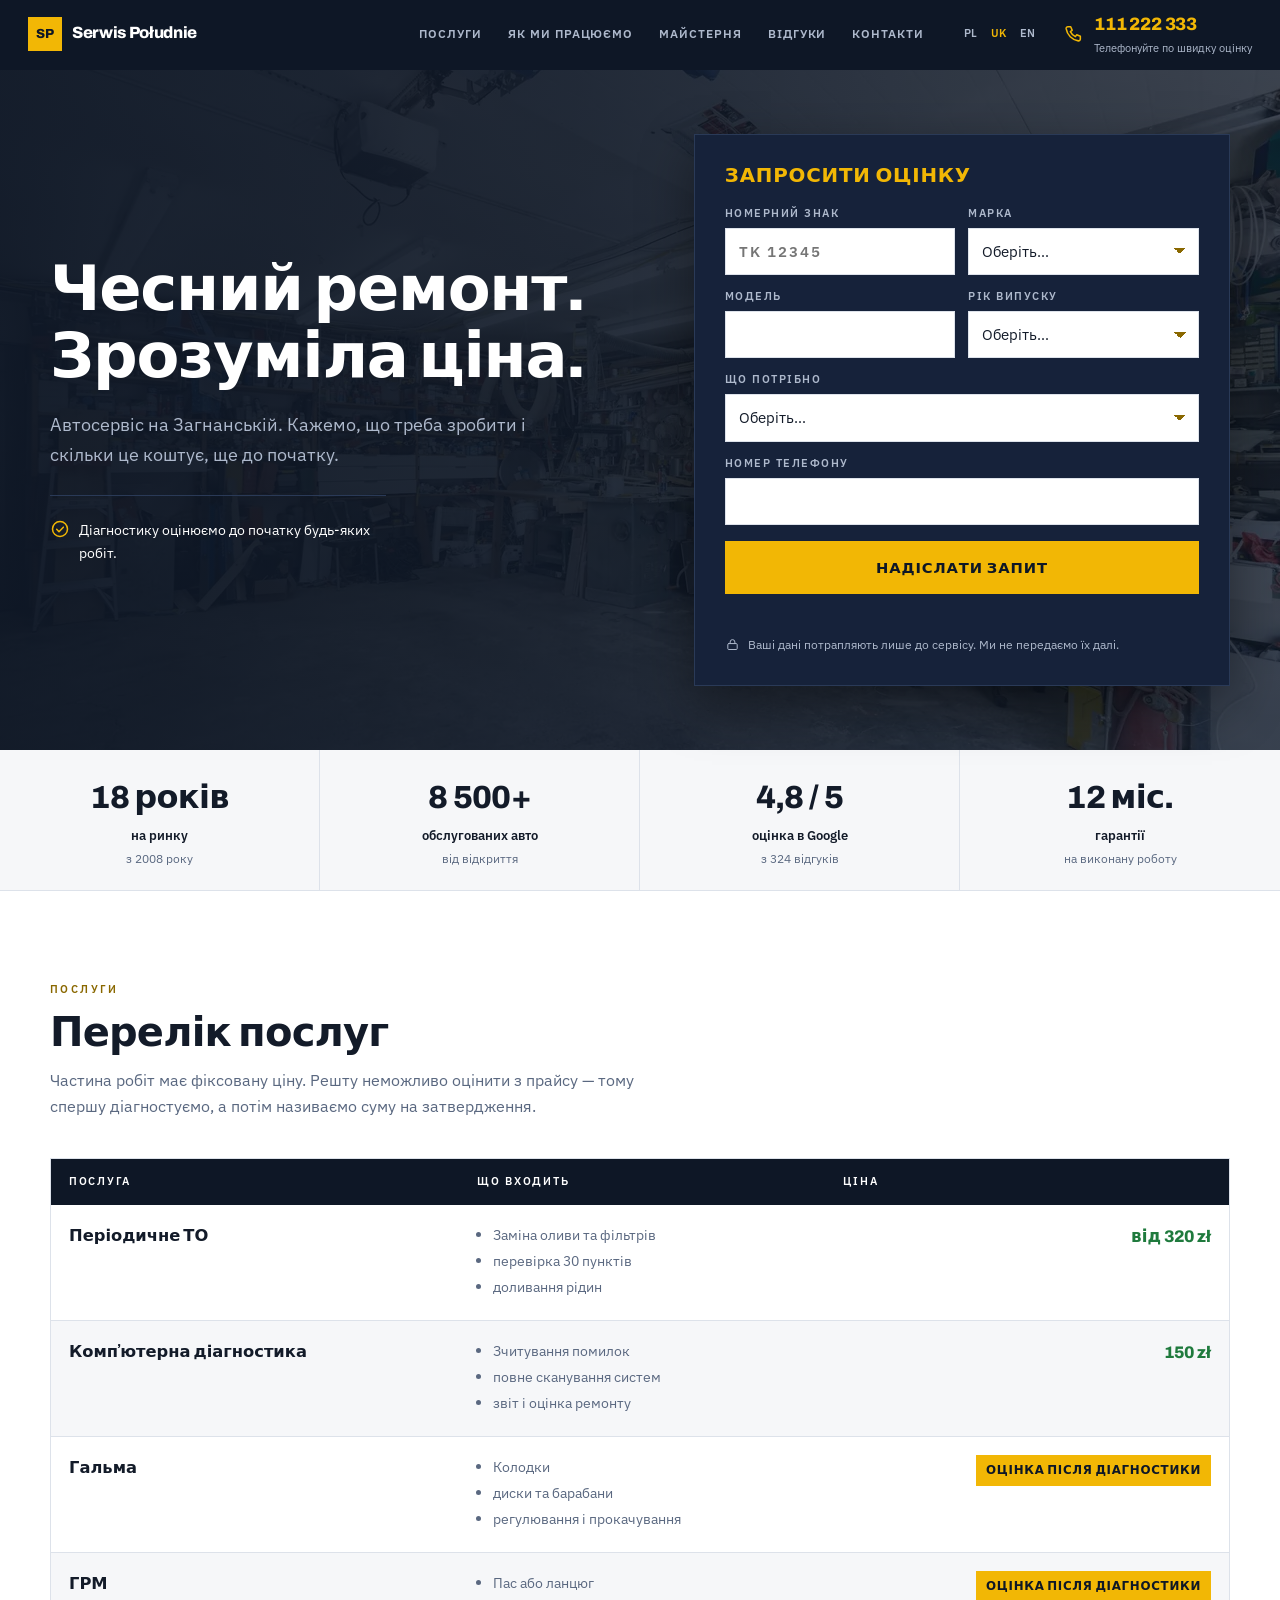
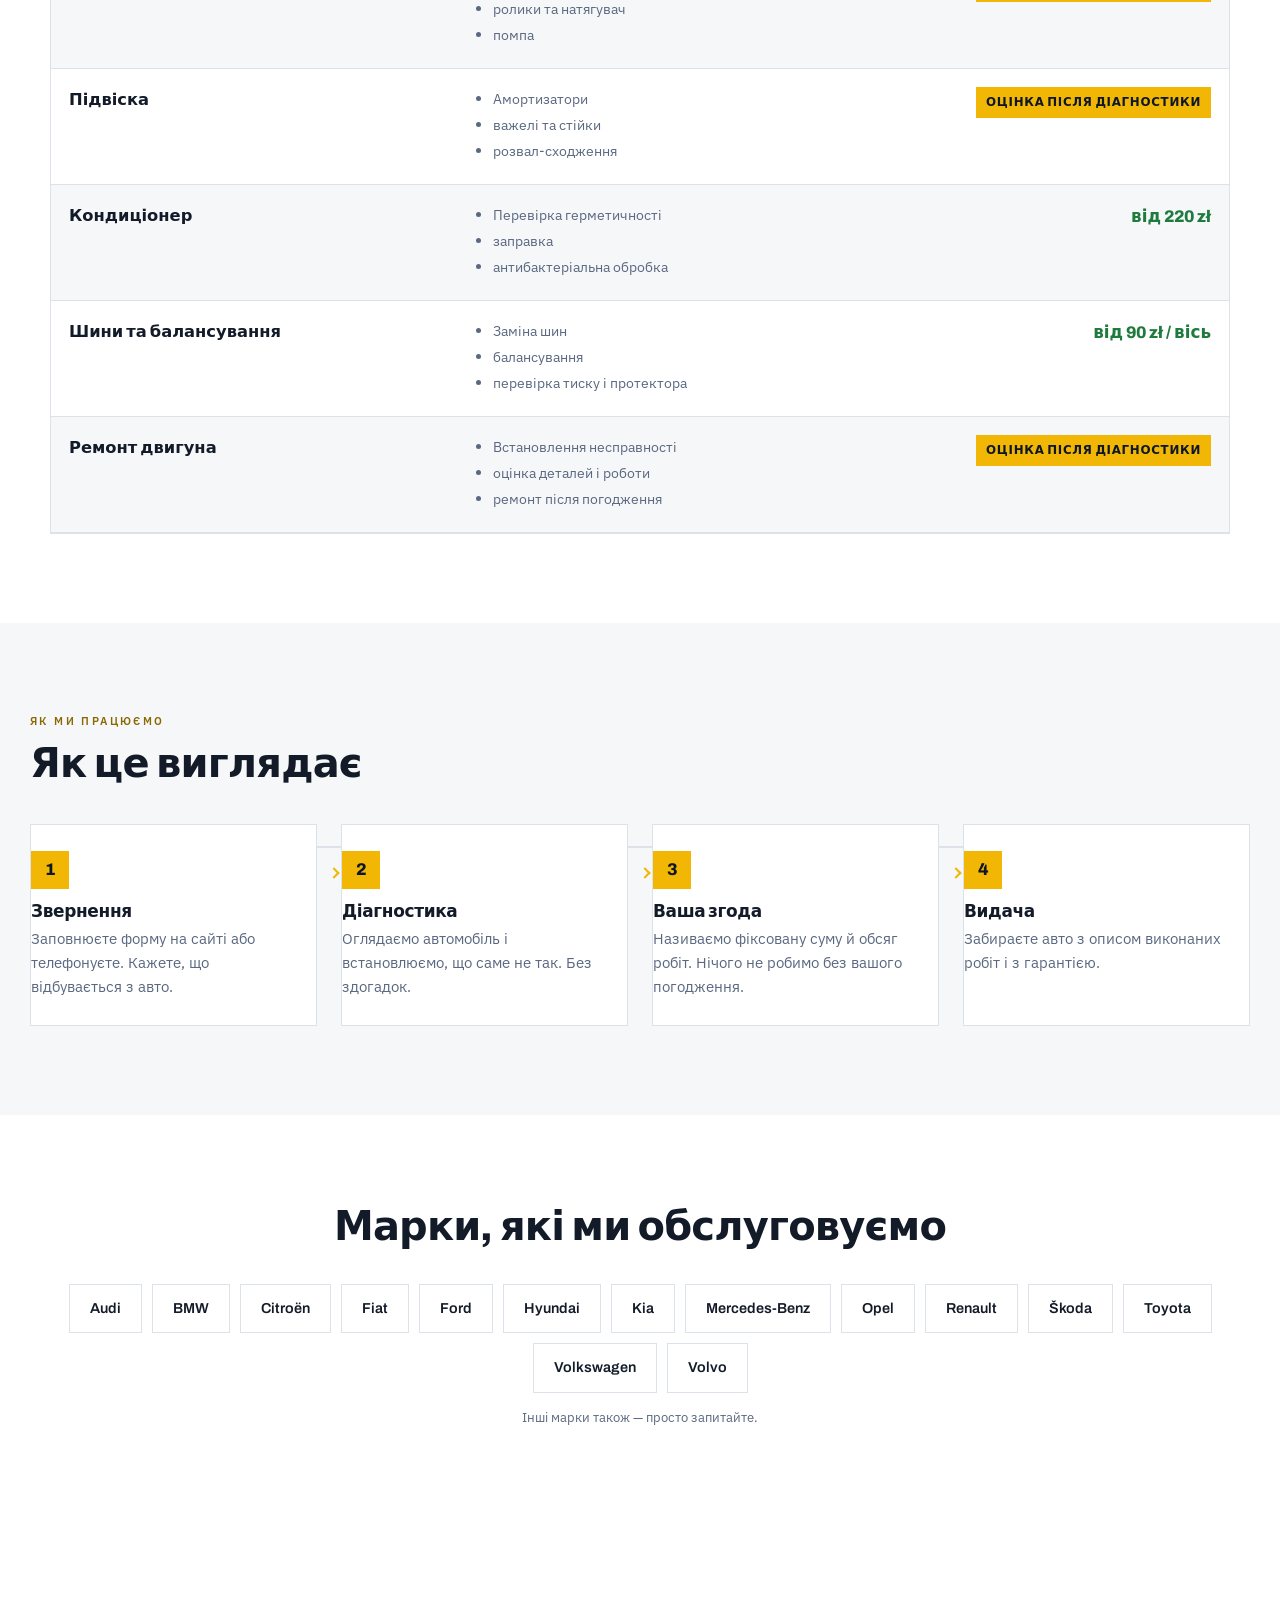
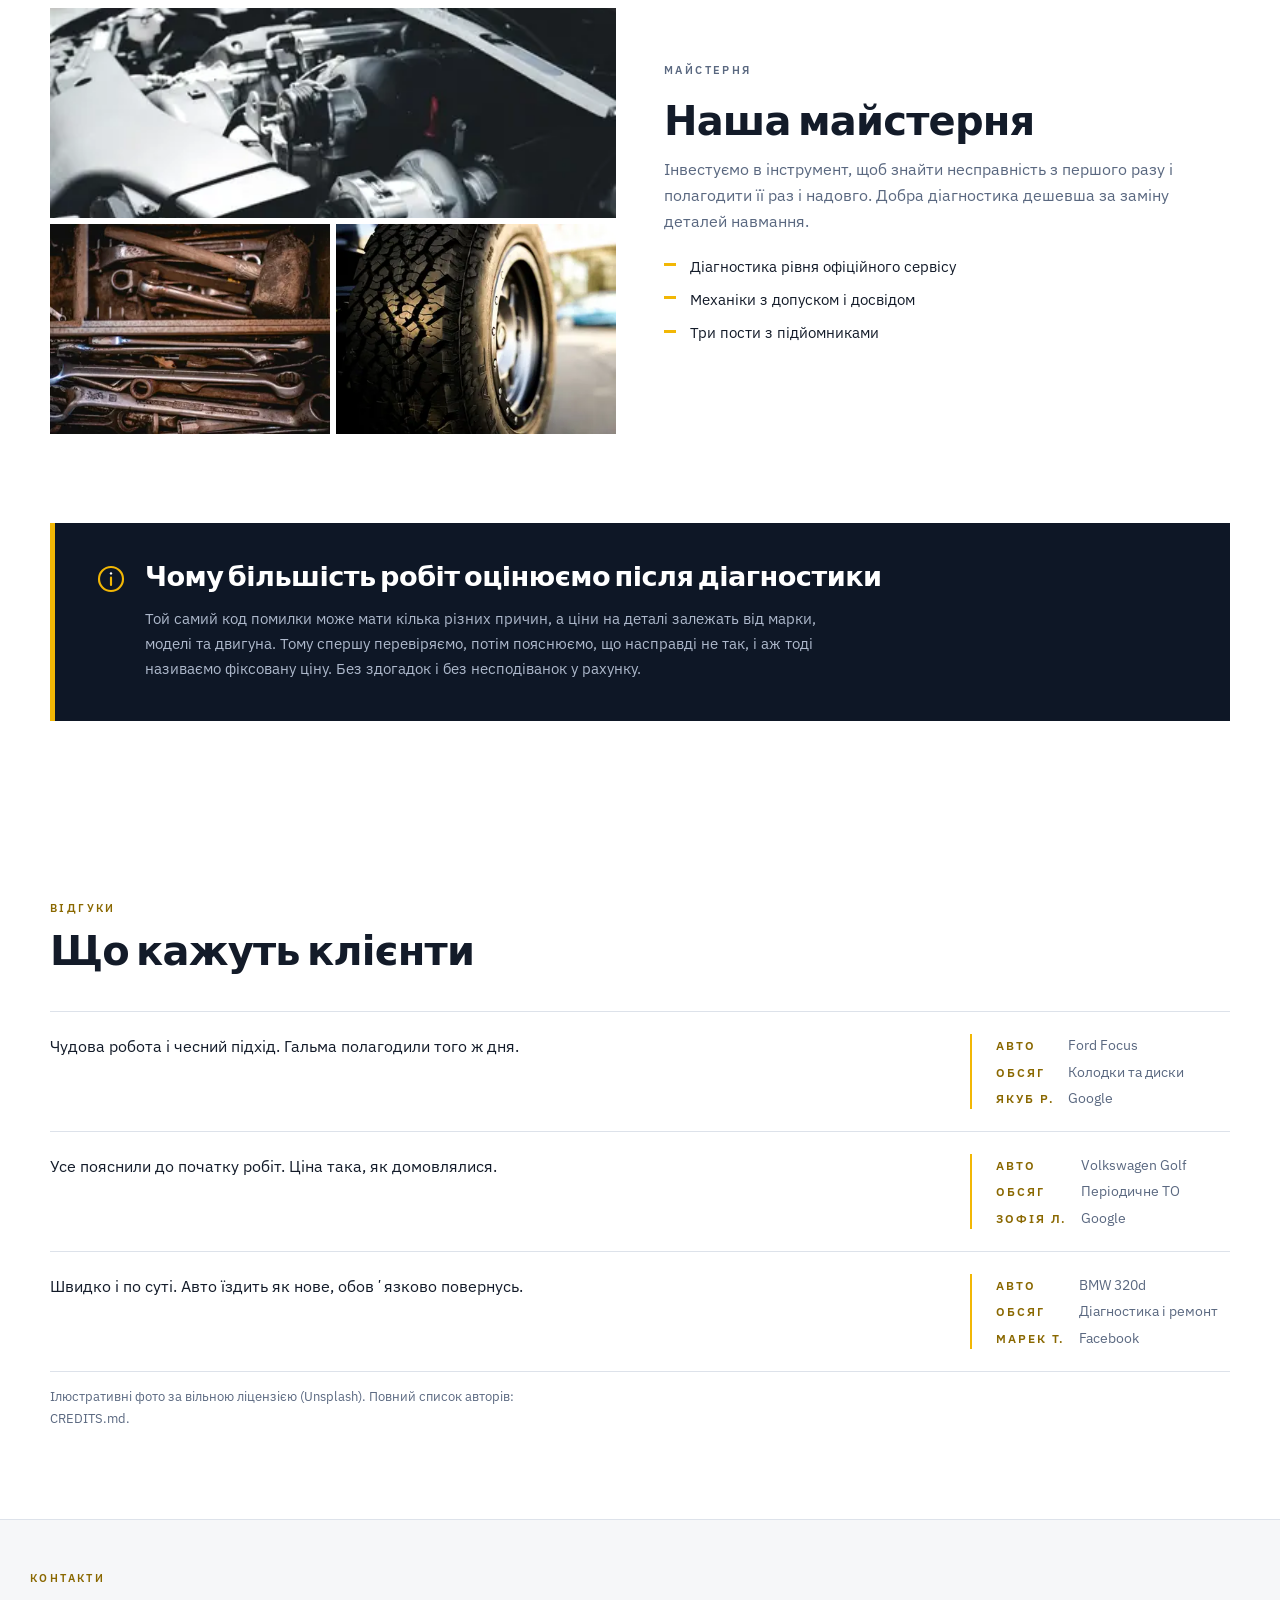
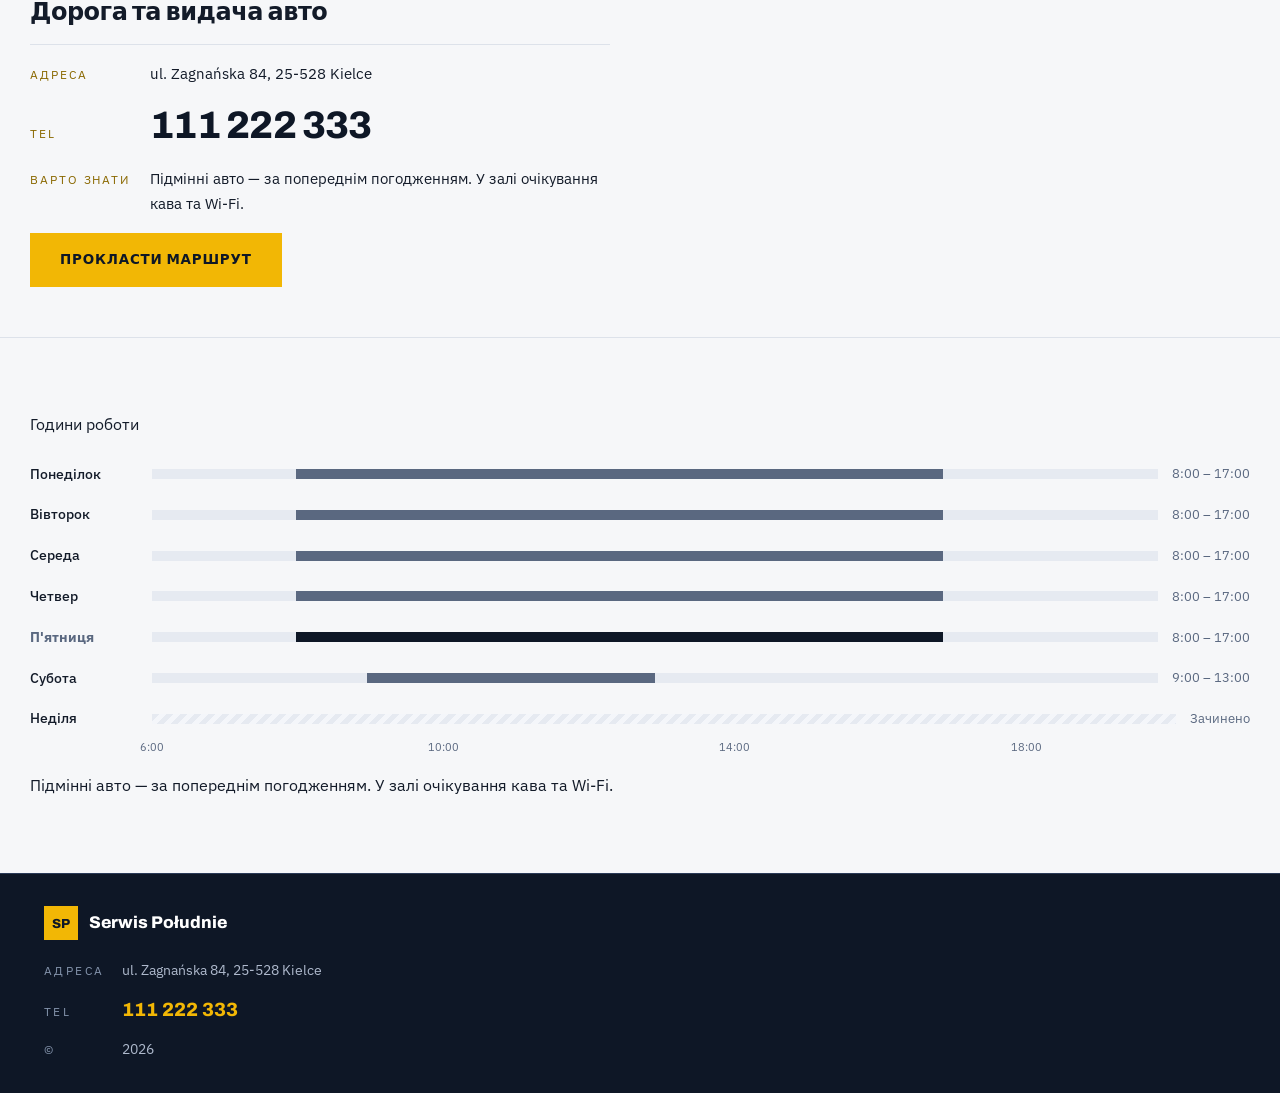
<file: uk/index.html>
<!DOCTYPE html>
<html lang="uk">
<head>
<meta charset="utf-8">
<meta name="viewport" content="width=device-width, initial-scale=1">
<title>Serwis Południe — автосервіс, Кельце</title>
<meta name="description" content="Автосервіс на вулиці Загнанській у Кельце. ТО, діагностика та ремонт. Оцінка до початку робіт, 12 місяців гарантії.">
<meta name="robots" content="noindex, nofollow">
<link rel="canonical" href="https://otabekmamadaliev.github.io/archetyp-warsztat/uk/">
<link rel="alternate" hreflang="pl" href="https://otabekmamadaliev.github.io/archetyp-warsztat/">
<link rel="alternate" hreflang="uk" href="https://otabekmamadaliev.github.io/archetyp-warsztat/uk/">
<link rel="alternate" hreflang="en" href="https://otabekmamadaliev.github.io/archetyp-warsztat/en/">
<link rel="alternate" hreflang="x-default" href="https://otabekmamadaliev.github.io/archetyp-warsztat/">
<meta name="theme-color" content="#0E1726">
<meta property="og:type" content="website">
<meta property="og:locale" content="uk_UA">
<meta property="og:site_name" content="Serwis Południe">
<meta property="og:title" content="Serwis Południe — автосервіс, Кельце">
<meta property="og:description" content="Автосервіс на вулиці Загнанській у Кельце. ТО, діагностика та ремонт. Оцінка до початку робіт, 12 місяців гарантії.">
<meta property="og:url" content="https://otabekmamadaliev.github.io/archetyp-warsztat/uk/">
<meta property="og:image" content="https://otabekmamadaliev.github.io/archetyp-warsztat/assets/img/og.jpg">
<meta name="twitter:card" content="summary_large_image">
<link rel="icon" href="data:image/svg+xml,%3Csvg xmlns='http://www.w3.org/2000/svg' viewBox='0 0 32 32'%3E%3Crect width='32' height='32' fill='%230E1726'/%3E%3Ccircle cx='16' cy='16' r='7' fill='none' stroke='%23F2B705' stroke-width='3'/%3E%3C/svg%3E">
<link rel="preconnect" href="https://fonts.googleapis.com">
<link rel="preconnect" href="https://fonts.gstatic.com" crossorigin>
<link rel="stylesheet" href="https://fonts.googleapis.com/css2?family=Archivo:wght@600;700;800&family=IBM+Plex+Sans:wght@400;500;600&display=swap">
<script>
/* Wykrywanie języka — tylko strona polska przekierowuje, więc nie ma pętli. */
(function(){
  try{
    var tu=document.documentElement.lang.slice(0,2), znane={pl:1,uk:1,en:1};
    function idz(l){var p=location.pathname.replace(/index\.html$/,'').replace(/\/(uk|en)\/?$/,'/');
      if(p.slice(-1)!=='/')p+='/';location.replace(l==='pl'?p:p+l+'/');}
    var w=null; try{w=localStorage.getItem('jezyk');}catch(e){}
    if(w&&znane[w]){if(w!==tu)idz(w);return;}
    if(tu!=='pl')return;
    try{if(sessionStorage.getItem('jezyk-auto'))return;sessionStorage.setItem('jezyk-auto','1');}catch(e){}
    var chce='en', lista=navigator.languages||[navigator.language||'en'];
    for(var i=0;i<lista.length;i++){var l=String(lista[i]).slice(0,2).toLowerCase();if(znane[l]){chce=l;break;}}
    if(chce!=='pl')idz(chce);
  }catch(e){}
})();
</script>
<link rel="stylesheet" href="../assets/style.css">

<link rel="preload" as="image" href="../assets/img/hero-2000.webp"
      imagesrcset="../assets/img/hero-640.webp 640w, ../assets/img/hero-960.webp 960w, ../assets/img/hero-1280.webp 1280w, ../assets/img/hero-1600.webp 1600w, ../assets/img/hero-2000.webp 2000w" imagesizes="100vw" type="image/webp" fetchpriority="high">

</head>
<body>
<a class="skip" href="#tresc">Перейти до вмісту</a>

<header class="belka" id="gora">
  <a class="marka" href="#gora"><span class="marka-znak">SP</span>Serwis Południe</a>
  <nav class="nawi" aria-label="Головне меню">
    <a href="#uslugi">Послуги</a>
    <a href="#proces">Як ми працюємо</a>
    <a href="#hala">Майстерня</a>
    <a href="#opinie">Відгуки</a>
    <a href="#znajdz">Контакти</a>
  </nav>
  <div class="jz" role="group" aria-label="Вибір мови"><a class="lang" href=".././" hreflang="pl" title="Polski">PL</a><span class="lang is-on" aria-current="true">UK</span><a class="lang" href="../en/" hreflang="en" title="English">EN</a></div>

  <a class="tel-blok" href="tel:+48111222333">
    <svg viewBox="0 0 24 24" aria-hidden="true"><path d="M6.5 4h3l1.6 4-2 1.4a12 12 0 0 0 5.5 5.5l1.4-2 4 1.6v3a2 2 0 0 1-2.2 2A16 16 0 0 1 4.5 6.2 2 2 0 0 1 6.5 4z"/></svg>
    <span><b>111 222 333</b><i>Телефонуйте по швидку оцінку</i></span>
  </a>

  <button class="ham" type="button" aria-expanded="false" aria-controls="mm" aria-label="Відкрити меню"><span></span><span></span><span></span></button>
</header>
<nav class="mm" id="mm" aria-label="Головне меню">
  <a href="#uslugi">Послуги</a>
  <a href="#proces">Як ми працюємо</a>
  <a href="#hala">Майстерня</a>
  <a href="#opinie">Відгуки</a>
  <a href="#znajdz">Контакти</a>
  <div class="jz jz--mob" role="group" aria-label="Вибір мови"><a class="lang" href=".././" hreflang="pl" title="Polski">PL</a><span class="lang is-on" aria-current="true">UK</span><a class="lang" href="../en/" hreflang="en" title="English">EN</a></div>
</nav>

<main id="tresc">

  <!-- Hero jest podzielony na pół: hasło po lewej, FORMULARZ WYCENY po prawej.
       W warsztacie to formularz jest produktem — właściciel zarabia na tym, że
       ktoś zostawi numer i markę auta, a nie na tym, że przeczyta slogan. -->
  <section class="hero">
    <div class="hero-foto" aria-hidden="true"><picture><source type="image/webp" srcset="../assets/img/hero-640.webp 640w, ../assets/img/hero-960.webp 960w, ../assets/img/hero-1280.webp 1280w, ../assets/img/hero-1600.webp 1600w, ../assets/img/hero-2000.webp 2000w" sizes="100vw"><img class="img--hero" src="../assets/img/hero-2000.jpg" srcset="../assets/img/hero-640.jpg 640w, ../assets/img/hero-960.jpg 960w, ../assets/img/hero-1280.jpg 1280w, ../assets/img/hero-1600.jpg 1600w, ../assets/img/hero-2000.jpg 2000w" sizes="100vw" width="2000" height="1125" alt="Wnętrze warsztatu samochodowego z regałami narzędzi wzdłuż ścian" decoding="async" loading="eager" fetchpriority="high"></picture><span class="hero-zaslona"></span></div>
    <div class="hero-siatka">
      <div class="hero-tresc">
        <h1>Чесний ремонт. Зрозуміла ціна.</h1>
        <p class="hero-lead">Автосервіс на Загнанській. Кажемо, що треба зробити і скільки це коштує, ще до початку.</p>
        <p class="hero-gwarancja">
          <svg viewBox="0 0 24 24" aria-hidden="true"><circle cx="12" cy="12" r="9"/><path d="m8 12.4 2.8 2.8L16 9.8"/></svg>
          Діагностику оцінюємо до початку будь-яких робіт.
        </p>
      </div>

      <form class="wycena" id="wycena" novalidate>
        <h2 class="wycena-tytul">Запросити оцінку</h2>
        <div class="wycena-siatka">
          <p class="pole-grupa">
            <label for="pole-rej">Номерний знак</label>
            <input class="pole pole--rej" id="pole-rej" name="rej" type="text" placeholder="TK 12345" autocomplete="off">
          </p>
          <p class="pole-grupa">
            <label for="pole-marka">Марка</label>
            <select class="pole" id="pole-marka" name="marka" required></select>
          </p>
          <p class="pole-grupa">
            <label for="pole-model">Модель</label>
            <input class="pole" id="pole-model" name="model" type="text" autocomplete="off" required>
          </p>
          <p class="pole-grupa">
            <label for="pole-rok">Рік випуску</label>
            <select class="pole" id="pole-rok" name="rok"></select>
          </p>
          <p class="pole-grupa pole-grupa--szeroka">
            <label for="pole-usluga">Що потрібно</label>
            <select class="pole" id="pole-usluga" name="usluga" required></select>
          </p>
          <p class="pole-grupa pole-grupa--szeroka">
            <label for="pole-tel">Номер телефону</label>
            <input class="pole" id="pole-tel" name="tel" type="tel" inputmode="tel" autocomplete="tel" required>
          </p>
        </div>
        <button class="btn btn--zolty btn--pelny" type="submit">Надіслати запит</button>
        <p class="wycena-komunikat" id="wycena-komunikat" role="status" aria-live="polite"></p>
        <p class="wycena-nota">
          <svg viewBox="0 0 24 24" aria-hidden="true"><rect x="4.5" y="10.5" width="15" height="9.5" rx="1.6"/><path d="M8.2 10.5V8a3.8 3.8 0 0 1 7.6 0v2.5"/></svg>
          Ваші дані потрапляють лише до сервісу. Ми не передаємо їх далі.
        </p>
      </form>
    </div>
  </section>

  <section class="zaufanie" aria-label="Про нас">

    <div class="zaufanie-poz">
      <b>18 років</b>
      <span class="zaufanie-etyk">на ринку</span>
      <span class="zaufanie-pod">з 2008 року</span>
    </div>

    <div class="zaufanie-poz">
      <b>8 500+</b>
      <span class="zaufanie-etyk">обслугованих авто</span>
      <span class="zaufanie-pod">від відкриття</span>
    </div>

    <div class="zaufanie-poz">
      <b>4,8 / 5</b>
      <span class="zaufanie-etyk">оцінка в Google</span>
      <span class="zaufanie-pod">з 324 відгуків</span>
    </div>

    <div class="zaufanie-poz">
      <b>12 міс.</b>
      <span class="zaufanie-etyk">гарантії</span>
      <span class="zaufanie-pod">на виконану роботу</span>
    </div>

  </section>

  <section class="uslugi" id="uslugi">
    <p class="nadtytul">Послуги</p>
    <h2>Перелік послуг</h2>
    <p class="wstep">Частина робіт має фіксовану ціну. Решту неможливо оцінити з прайсу — тому спершу діагностуємо, а потім називаємо суму на затвердження.</p>
    <div class="tabela-otoczka">
      <table class="cennik">
        <caption class="sr">Перелік послуг</caption>
        <thead><tr>
          <th scope="col">Послуга</th>
          <th scope="col">Що входить</th>
          <th scope="col" class="kol-cena">Ціна</th>
        </tr></thead>
        <tbody>

          <tr>
            <th scope="row">Періодичне ТО</th>
            <td class="kol-zakres"><ul><li>Заміна оливи та фільтрів</li><li>перевірка 30 пунктів</li><li>доливання рідин</li></ul></td>
            <td class="kol-cena"><span class="cena cena--stala">від 320 zł</span></td>
          </tr>

          <tr>
            <th scope="row">Компʼютерна діагностика</th>
            <td class="kol-zakres"><ul><li>Зчитування помилок</li><li>повне сканування систем</li><li>звіт і оцінка ремонту</li></ul></td>
            <td class="kol-cena"><span class="cena cena--stala">150 zł</span></td>
          </tr>

          <tr>
            <th scope="row">Гальма</th>
            <td class="kol-zakres"><ul><li>Колодки</li><li>диски та барабани</li><li>регулювання і прокачування</li></ul></td>
            <td class="kol-cena"><span class="cena cena--wycena">оцінка після діагностики</span></td>
          </tr>

          <tr>
            <th scope="row">ГРМ</th>
            <td class="kol-zakres"><ul><li>Пас або ланцюг</li><li>ролики та натягувач</li><li>помпа</li></ul></td>
            <td class="kol-cena"><span class="cena cena--wycena">оцінка після діагностики</span></td>
          </tr>

          <tr>
            <th scope="row">Підвіска</th>
            <td class="kol-zakres"><ul><li>Амортизатори</li><li>важелі та стійки</li><li>розвал-сходження</li></ul></td>
            <td class="kol-cena"><span class="cena cena--wycena">оцінка після діагностики</span></td>
          </tr>

          <tr>
            <th scope="row">Кондиціонер</th>
            <td class="kol-zakres"><ul><li>Перевірка герметичності</li><li>заправка</li><li>антибактеріальна обробка</li></ul></td>
            <td class="kol-cena"><span class="cena cena--stala">від 220 zł</span></td>
          </tr>

          <tr>
            <th scope="row">Шини та балансування</th>
            <td class="kol-zakres"><ul><li>Заміна шин</li><li>балансування</li><li>перевірка тиску і протектора</li></ul></td>
            <td class="kol-cena"><span class="cena cena--stala">від 90 zł / вісь</span></td>
          </tr>

          <tr>
            <th scope="row">Ремонт двигуна</th>
            <td class="kol-zakres"><ul><li>Встановлення несправності</li><li>оцінка деталей і роботи</li><li>ремонт після погодження</li></ul></td>
            <td class="kol-cena"><span class="cena cena--wycena">оцінка після діагностики</span></td>
          </tr>

        </tbody>
      </table>
    </div>
  </section>

  <section class="proces" id="proces">
    <p class="nadtytul">Як ми працюємо</p>
    <h2>Як це виглядає</h2>
    <div class="proces-os">
      <ol class="kroki"><li class="krok"><span class="krok-nr">1</span><h3>Звернення</h3><p>Заповнюєте форму на сайті або телефонуєте. Кажете, що відбувається з авто.</p></li><li class="krok"><span class="krok-nr">2</span><h3>Діагностика</h3><p>Оглядаємо автомобіль і встановлюємо, що саме не так. Без здогадок.</p></li><li class="krok"><span class="krok-nr">3</span><h3>Ваша згода</h3><p>Називаємо фіксовану суму й обсяг робіт. Нічого не робимо без вашого погодження.</p></li><li class="krok"><span class="krok-nr">4</span><h3>Видача</h3><p>Забираєте авто з описом виконаних робіт і з гарантією.</p></li></ol>
    </div>
  </section>

  <!-- Nazwy marek zapisane tekstem, nie logotypami: znaki towarowe producentów
       nie są nasze i nie wolno ich kopiować na stronę klienta. -->
  <section class="marki">
    <h2 class="marki-tytul">Марки, які ми обслуговуємо</h2>
    <ul class="marki-lista"><li>Audi</li><li>BMW</li><li>Citroën</li><li>Fiat</li><li>Ford</li><li>Hyundai</li><li>Kia</li><li>Mercedes-Benz</li><li>Opel</li><li>Renault</li><li>Škoda</li><li>Toyota</li><li>Volkswagen</li><li>Volvo</li></ul>
    <p class="drobne">Інші марки також — просто запитайте.</p>
  </section>

  <section class="hala" id="hala">
    <div class="hala-zdjecia">
      <figure><picture><source type="image/webp" srcset="../assets/img/detail-1-400.webp 400w, ../assets/img/detail-1-600.webp 600w, ../assets/img/detail-1-800.webp 800w" sizes="(min-width: 1160px) 350px, (min-width: 980px) 31vw, (min-width: 640px) calc(50vw - 28px), calc(100vw - 40px)"><img class="img--detail-1" src="../assets/img/detail-1-800.jpg" srcset="../assets/img/detail-1-400.jpg 400w, ../assets/img/detail-1-600.jpg 600w, ../assets/img/detail-1-800.jpg 800w" sizes="(min-width: 1160px) 350px, (min-width: 980px) 31vw, (min-width: 640px) calc(50vw - 28px), calc(100vw - 40px)" width="800" height="600" alt="Komora silnika samochodu z otwartą maską" decoding="async" loading="lazy"></picture></figure><figure><picture><source type="image/webp" srcset="../assets/img/detail-2-400.webp 400w, ../assets/img/detail-2-600.webp 600w, ../assets/img/detail-2-800.webp 800w" sizes="(min-width: 1160px) 350px, (min-width: 980px) 31vw, (min-width: 640px) calc(50vw - 28px), calc(100vw - 40px)"><img class="img--detail-2" src="../assets/img/detail-2-800.jpg" srcset="../assets/img/detail-2-400.jpg 400w, ../assets/img/detail-2-600.jpg 600w, ../assets/img/detail-2-800.jpg 800w" sizes="(min-width: 1160px) 350px, (min-width: 980px) 31vw, (min-width: 640px) calc(50vw - 28px), calc(100vw - 40px)" width="800" height="600" alt="Zestaw kluczy płasko-oczkowych rozłożonych na warsztatowym blacie" decoding="async" loading="lazy"></picture></figure><figure><picture><source type="image/webp" srcset="../assets/img/detail-3-400.webp 400w, ../assets/img/detail-3-600.webp 600w, ../assets/img/detail-3-800.webp 800w" sizes="(min-width: 1160px) 350px, (min-width: 980px) 31vw, (min-width: 640px) calc(50vw - 28px), calc(100vw - 40px)"><img class="img--detail-3" src="../assets/img/detail-3-800.jpg" srcset="../assets/img/detail-3-400.jpg 400w, ../assets/img/detail-3-600.jpg 600w, ../assets/img/detail-3-800.jpg 800w" sizes="(min-width: 1160px) 350px, (min-width: 980px) 31vw, (min-width: 640px) calc(50vw - 28px), calc(100vw - 40px)" width="800" height="600" alt="Zbliżenie opony terenowej i felgi samochodowej" decoding="async" loading="lazy"></picture></figure>
    </div>
    <div class="hala-tresc">
      <p class="nadtytul">Майстерня</p>
      <h2>Наша майстерня</h2>
      <p>Інвестуємо в інструмент, щоб знайти несправність з першого разу і полагодити її раз і надовго. Добра діагностика дешевша за заміну деталей навмання.</p>
      <ul class="hala-punkty"><li>Діагностика рівня офіційного сервісу</li><li>Механіки з допуском і досвідом</li><li>Три пости з підйомниками</li><li>Робота за приписами виробника</li></ul>
    </div>
  </section>

  <section class="wyjasnienie">
    <div class="wyjasnienie-box">
      <svg viewBox="0 0 24 24" aria-hidden="true"><circle cx="12" cy="12" r="9"/><path d="M12 11v5.5"/><circle cx="12" cy="7.8" r=".9" fill="currentColor" stroke="none"/></svg>
      <div>
        <h2>Чому більшість робіт оцінюємо після діагностики</h2>
        <p>Той самий код помилки може мати кілька різних причин, а ціни на деталі залежать від марки, моделі та двигуна. Тому спершу перевіряємо, потім пояснюємо, що насправді не так, і аж тоді називаємо фіксовану ціну. Без здогадок і без несподіванок у рахунку.</p>
      </div>
    </div>
  </section>

  <section class="opinie" id="opinie">
    <p class="nadtytul">Відгуки</p>
    <h2>Що кажуть клієнти</h2>
    <div class="opinie-lista">

      <article class="opinia">
        <blockquote><p>Чудова робота і чесний підхід. Гальма полагодили того ж дня.</p></blockquote>
        <dl class="opinia-dane">
          <dt>Авто</dt><dd>Ford Focus</dd>
          <dt>Обсяг</dt><dd>Колодки та диски</dd>
          <dt>Якуб Р.</dt><dd>Google</dd>
        </dl>
      </article>

      <article class="opinia">
        <blockquote><p>Усе пояснили до початку робіт. Ціна така, як домовлялися.</p></blockquote>
        <dl class="opinia-dane">
          <dt>Авто</dt><dd>Volkswagen Golf</dd>
          <dt>Обсяг</dt><dd>Періодичне ТО</dd>
          <dt>Зофія Л.</dt><dd>Google</dd>
        </dl>
      </article>

      <article class="opinia">
        <blockquote><p>Швидко і по суті. Авто їздить як нове, обовʼязково повернусь.</p></blockquote>
        <dl class="opinia-dane">
          <dt>Авто</dt><dd>BMW 320d</dd>
          <dt>Обсяг</dt><dd>Діагностика і ремонт</dd>
          <dt>Марек Т.</dt><dd>Facebook</dd>
        </dl>
      </article>

    </div>
    <p class="drobne">Ілюстративні фото за вільною ліцензією (Unsplash). Повний список авторів: CREDITS.md.</p>
  </section>

  <section class="znajdz" id="znajdz">
    <div class="znajdz-dane">
      <p class="nadtytul">Контакти</p>
      <h2>Дорога та видача авто</h2>
      <dl class="karta-dojazdu">
        <dt>Адреса</dt>
        <dd>ul. Zagnańska 84, 25-528 Kielce</dd>
        <dt>TEL</dt>
        <dd><a class="tel-duzy" href="tel:+48111222333">111 222 333</a></dd>
        <dt>Варто знати</dt>
        <dd>Підмінні авто — за попереднім погодженням. У залі очікування кава та Wi-Fi.</dd>
      </dl>
      <a class="btn btn--zolty" href="https://www.google.com/maps/search/?api=1&amp;query=Zagnanska+84+Kielce" target="_blank" rel="noopener">Прокласти маршрут</a>
    </div>
    <div class="mapa">
      <iframe src="https://www.google.com/maps?q=50.897222,20.629722&amp;hl=pl&amp;z=17&amp;output=embed" title="Serwis Południe — Адреса" loading="lazy" referrerpolicy="no-referrer-when-downgrade"></iframe>
    </div>
  </section>

  <!-- Oś doby zamiast tabeli. Klienta warsztatu nie interesuje „od-do", tylko
       ILE ZOSTAŁO — pionowa kreska pokazuje bieżącą godzinę na tle pasków
       pracy, więc widać na oko, czy dziś jeszcze zdąży podjechać. -->
  <section class="os-godzin" aria-label="Години роботи">
    <div class="os-srodek">
      <p class="etykietka">Години роботи</p>
      <ul class="os-tygodnia"><li class="os-dzien" data-dzien="0"><span class="os-nazwa">Понеділок</span><span class="tor"><i style="left:14.3%;width:64.3%"></i></span><span class="os-czas">8:00 – 17:00</span></li><li class="os-dzien" data-dzien="1"><span class="os-nazwa">Вівторок</span><span class="tor"><i style="left:14.3%;width:64.3%"></i></span><span class="os-czas">8:00 – 17:00</span></li><li class="os-dzien" data-dzien="2"><span class="os-nazwa">Середа</span><span class="tor"><i style="left:14.3%;width:64.3%"></i></span><span class="os-czas">8:00 – 17:00</span></li><li class="os-dzien" data-dzien="3"><span class="os-nazwa">Четвер</span><span class="tor"><i style="left:14.3%;width:64.3%"></i></span><span class="os-czas">8:00 – 17:00</span></li><li class="os-dzien" data-dzien="4"><span class="os-nazwa">П&#39;ятниця</span><span class="tor"><i style="left:14.3%;width:64.3%"></i></span><span class="os-czas">8:00 – 17:00</span></li><li class="os-dzien" data-dzien="5"><span class="os-nazwa">Субота</span><span class="tor"><i style="left:21.4%;width:28.6%"></i></span><span class="os-czas">9:00 – 13:00</span></li><li class="os-dzien" data-dzien="6"><span class="os-nazwa">Неділя</span><span class="tor tor--brak"></span><span class="os-czas">Зачинено</span></li></ul>
      <div class="os-skala" aria-hidden="true"><span style="left:0.0%">6:00</span><span style="left:28.6%">10:00</span><span style="left:57.1%">14:00</span><span style="left:85.7%">18:00</span></div>
      <p class="mikro">Підмінні авто — за попереднім погодженням. У залі очікування кава та Wi-Fi.</p>
    </div>
  </section>

</main>

<footer class="stopa">
  <div class="stopa-znak"><span class="marka-znak">SP</span>Serwis Południe</div>
  <dl class="stopa-dane">
    <dt>Адреса</dt>
    <dd>ul. Zagnańska 84, 25-528 Kielce</dd>
    <dt>TEL</dt>
    <dd><a href="tel:+48111222333">111 222 333</a></dd>
    <dt>&copy;</dt>
    <dd>2026</dd>
  </dl>
</footer>

<script id="i18n" type="application/json">{"sending":"Надсилання…","fillAll":"Заповніть усі поля форми.","openingMail":"Відкриваємо вашу поштову програму…","notConnected":"Форма ще не підключена. Будь ласка, зателефонуйте нам.","sent":"Дякуємо! Повідомлення надіслано — ми скоро зв'яжемося з вами.","failed":"Не вдалося надіслати повідомлення. Будь ласка, зателефонуйте нам.","mailName":"Ім'я та прізвище","mailContact":"Контакт","backToTop":"Нагору","closeGallery":"Закрити перегляд","prevImage":"Попереднє фото","nextImage":"Наступне фото","closeMenu":"Закрити меню","qFill":"Вкажіть марку, модель і що саме потрібно.","qPhone":"Вкажіть номер телефону, щоб ми могли передзвонити.","qOpening":"Відкриваємо повідомлення із запитом…","qNoChannel":"Форма ще не підключена. Зателефонуйте, будь ласка.","qDone":"Готово. Надішліть повідомлення, що відкрилося — ми передзвонимо з оцінкою."}</script>
<script id="dane" type="application/json">{"tel":"+48111222333","firma":"Serwis Południe","marki":["Audi","BMW","Citroën","Fiat","Ford","Hyundai","Kia","Mercedes-Benz","Opel","Renault","Škoda","Toyota","Volkswagen","Volvo"],"uslugi":["Przegląd okresowy","Diagnostyka komputerowa","Hamulce","Rozrząd","Zawieszenie","Klimatyzacja","Opony i wyważanie","Inne — opiszę przy kontakcie"],"lata":["2026","2025","2024","2023","2022","2021","2020","2019","2018","2017","2016","2015","2014","2013","2012","2011","2010","2009","2008","2007","2006","2005","2004","2003","2002","2001","2000","1999","1998"],"slowa":{"choose":"Оберіть…","other":"Інша марка"}}</script>
<script src="../assets/app.js" defer></script>
<script type="application/ld+json">{
  "@context": "https://schema.org",
  "@type": "AutoRepair",
  "name": "Serwis Południe",
  "image": "https://otabekmamadaliev.github.io/archetyp-warsztat/assets/img/og.jpg",
  "url": "https://otabekmamadaliev.github.io/archetyp-warsztat/",
  "telephone": "+48111222333",
  "priceRange": "90–2000 zł",
  "address": {
    "@type": "PostalAddress",
    "streetAddress": "ul. Zagnańska 84",
    "addressLocality": "Kielce",
    "postalCode": "25-528",
    "addressRegion": "świętokrzyskie",
    "addressCountry": "PL"
  },
  "geo": {
    "@type": "GeoCoordinates",
    "latitude": 50.897222,
    "longitude": 20.629722
  },
  "openingHoursSpecification": [
    {
      "@type": "OpeningHoursSpecification",
      "dayOfWeek": "Monday",
      "opens": "08:00",
      "closes": "17:00"
    },
    {
      "@type": "OpeningHoursSpecification",
      "dayOfWeek": "Tuesday",
      "opens": "08:00",
      "closes": "17:00"
    },
    {
      "@type": "OpeningHoursSpecification",
      "dayOfWeek": "Wednesday",
      "opens": "08:00",
      "closes": "17:00"
    },
    {
      "@type": "OpeningHoursSpecification",
      "dayOfWeek": "Thursday",
      "opens": "08:00",
      "closes": "17:00"
    },
    {
      "@type": "OpeningHoursSpecification",
      "dayOfWeek": "Friday",
      "opens": "08:00",
      "closes": "17:00"
    },
    {
      "@type": "OpeningHoursSpecification",
      "dayOfWeek": "Saturday",
      "opens": "09:00",
      "closes": "13:00"
    }
  ],
  "hasMap": "https://www.google.com/maps/search/?api=1&query=Zagnanska+84+Kielce",
  "areaServed": {
    "@type": "City",
    "name": "Kielce"
  },
  "sameAs": []
}</script>
</body>
</html>
</file>
<file: assets/style.css>
/* ARCHETYP: WARSZTAT / USŁUGA NA WYCENĘ — arkusz wyłącznie tego projektu.
 *
 * Wzorzec dla wszystkiego, czego NIE DA SIĘ wycenić z cennika: mechanik,
 * wulkanizacja, tapicer, krawiec, szklarz, hydraulik. W bazie prospektów to 8 firm,
 * ale za to takich, gdzie brak strony kosztuje właściciela godziny pracy —
 * telefon dzwoni w kółko z pytaniem „ile kosztuje" i „czy otwarte".
 *
 * Reguła układu: formularz wyceny NIE jest na dole strony, tylko w połowie
 * ekranu głównego, obok hasła. Warsztat nie sprzedaje wyglądu, tylko moment,
 * w którym ktoś zostawia numer i markę auta.
 *
 * Zero zaokrągleń i zero cieni poza formularzem — ma wyglądać jak karta
 * warsztatowa, a formularz ma być jedyną rzeczą, która „wystaje".
 */

:root{
  --granat:#0E1726;
  --granat-2:#16223A;
  --granat-3:#1E2C48;
  --zolty:#F2B705;
  --zolty-ciemny:#8A6800;
  --biel:#FFFFFF;
  --papier:#F6F7F9;
  --stal:#5A6880;
  --stal-jasna:#AEB9CC;
  --linia:#DDE2EA;
  --linia-ciemna:#2A3A57;
  --atrament:#131B29;
  --zielony:#1F7A3D;
  --tyt:'Archivo',system-ui,-apple-system,'Segoe UI',sans-serif;
  --tekst:'IBM Plex Sans',system-ui,-apple-system,'Segoe UI',Roboto,sans-serif;
  --szer:1240px;
  --tempo:.28s;
}

*,*::before,*::after{box-sizing:border-box}
html{-webkit-text-size-adjust:100%;scroll-behavior:smooth;scroll-padding-top:84px}
body{margin:0;background:var(--biel);color:var(--atrament);
  font:400 16px/1.62 var(--tekst);-webkit-font-smoothing:antialiased}
img{max-width:100%;display:block}
a{color:inherit}
h1,h2,h3{font-family:var(--tyt);font-weight:800;line-height:1.08;margin:0;letter-spacing:-.02em}
.sr{position:absolute;width:1px;height:1px;overflow:hidden;clip:rect(0 0 0 0)}
.skip{position:absolute;left:-9999px;background:var(--zolty);color:var(--granat);padding:10px 16px;z-index:300}
.skip:focus{left:12px;top:12px}
:focus-visible{outline:3px solid var(--zolty);outline-offset:2px}
.nadtytul{font-size:.68rem;font-weight:600;letter-spacing:.22em;text-transform:uppercase;
  color:var(--zolty-ciemny);margin:0 0 12px}
.wstep{font-size:1rem;color:var(--stal);max-width:64ch;margin:0}
.drobne{font-size:.84rem;color:var(--stal);margin:14px 0 0;max-width:62ch}

.btn{display:inline-flex;align-items:center;justify-content:center;gap:8px;
  font-family:var(--tyt);font-weight:700;font-size:.84rem;letter-spacing:.06em;
  text-transform:uppercase;text-decoration:none;cursor:pointer;border:0;padding:16px 30px;
  transition:background var(--tempo) linear,transform var(--tempo) linear}
.btn--zolty{background:var(--zolty);color:var(--granat)}
.btn--zolty:hover{background:#D9A400;transform:translateY(-2px)}
.btn--pelny{width:100%;padding:18px 30px;font-size:.92rem}

/* ------------------------------------------------------------- belka */
.belka{position:sticky;top:0;z-index:100;display:flex;align-items:center;gap:20px;min-width:0;
  padding:0 clamp(14px,3vw,28px);min-height:68px;background:var(--granat);color:var(--biel);
  border-bottom:3px solid transparent;transition:border-color var(--tempo) linear}
.belka.przewiniety{border-bottom-color:var(--zolty)}
.marka{display:flex;align-items:center;gap:10px;text-decoration:none;margin-right:auto;min-width:0;
  font-family:var(--tyt);font-weight:800;font-size:1.02rem;letter-spacing:-.02em;
  overflow:hidden;text-overflow:ellipsis;white-space:nowrap}
.marka-znak{flex:0 0 auto;display:grid;place-items:center;width:34px;height:34px;
  background:var(--zolty);color:var(--granat);font-size:.82rem;font-weight:800}
.nawi{display:flex;gap:0}
.nawi a{font-size:.74rem;font-weight:600;letter-spacing:.08em;text-transform:uppercase;
  text-decoration:none;color:var(--stal-jasna);padding:24px 13px;
  transition:color var(--tempo) linear,background var(--tempo) linear}
.nawi a:hover{color:var(--biel);background:var(--granat-2)}
.jz{display:flex;gap:0;flex:0 0 auto}
.jz .lang{font-size:.68rem;font-weight:600;padding:6px 7px;text-decoration:none;
  color:var(--stal-jasna);transition:color var(--tempo) linear}
.jz .lang:hover{color:var(--biel)}
.jz .lang.is-on{color:var(--zolty)}
/* Telefon jest w warsztacie najważniejszym przyciskiem w całym nagłówku —
   dlatego jest większy niż nawigacja i ma podpis, po co dzwonić. */
.tel-blok{display:flex;align-items:center;gap:10px;text-decoration:none;color:var(--biel);flex:0 0 auto}
.tel-blok svg{width:22px;height:22px;flex:0 0 auto;fill:none;stroke:var(--zolty);
  stroke-width:1.7;stroke-linecap:round;stroke-linejoin:round}
.tel-blok b{display:block;font-family:var(--tyt);font-weight:800;font-size:1.12rem;
  letter-spacing:-.01em;color:var(--zolty);white-space:nowrap}
.tel-blok i{display:block;font-style:normal;font-size:.7rem;color:var(--stal-jasna);white-space:nowrap}
.ham{display:none;background:0;border:0;padding:10px;cursor:pointer;flex-direction:column;gap:5px}
.ham span{display:block;width:22px;height:2px;background:var(--biel)}
.mm{display:none}

/* -------------------------------------------------------------- hero */
.hero{position:relative;isolation:isolate;background:var(--granat);color:var(--biel)}
.hero-foto{position:absolute;inset:0;z-index:-1;overflow:hidden}
.hero-foto picture,.hero-foto img{width:100%;height:100%;object-fit:cover}
.hero-zaslona{position:absolute;inset:0;
  background:linear-gradient(90deg,rgba(14,23,38,.96) 0%,rgba(14,23,38,.9) 45%,rgba(14,23,38,.78) 100%)}
.hero-siatka{max-width:var(--szer);margin:0 auto;display:grid;gap:clamp(28px,4vw,54px);
  padding:clamp(36px,5vw,68px) clamp(18px,4vw,30px)}
.hero-tresc{align-self:center}
.hero h1{font-size:clamp(2.1rem,5.4vw,3.9rem);max-width:14ch}
.hero-lead{font-size:clamp(1rem,1.4vw,1.14rem);color:var(--stal-jasna);max-width:44ch;margin:20px 0 0}
.hero-gwarancja{display:flex;align-items:flex-start;gap:9px;margin:26px 0 0;
  font-size:.9rem;color:var(--biel);max-width:42ch;
  padding-top:22px;border-top:1px solid var(--linia-ciemna)}
.hero-gwarancja svg{width:20px;height:20px;flex:0 0 auto;margin-top:1px;fill:none;
  stroke:var(--zolty);stroke-width:1.8;stroke-linecap:round;stroke-linejoin:round}

/* Formularz to jedyny element z cieniem i jasnym tłem — ma odskoczyć od
   ciemnego zdjęcia i być pierwszą rzeczą, którą widać na telefonie. */
.wycena{background:var(--granat-2);border:1px solid var(--linia-ciemna);
  padding:clamp(20px,3vw,30px);box-shadow:0 18px 50px rgba(0,0,0,.4)}
.wycena-tytul{font-size:1.24rem;color:var(--zolty);text-transform:uppercase;
  letter-spacing:.04em;margin-bottom:18px}
.wycena-siatka{display:grid;gap:13px}
.pole-grupa{display:grid;gap:6px;margin:0;min-width:0}
.pole-grupa label{font-size:.66rem;font-weight:600;letter-spacing:.14em;
  text-transform:uppercase;color:var(--stal-jasna)}
.pole{width:100%;background:var(--biel);color:var(--atrament);border:1px solid var(--linia);
  padding:12px 13px;font:400 .95rem/1.4 var(--tekst);transition:border-color var(--tempo) linear}
.pole:hover,.pole:focus{border-color:var(--zolty)}
/* Tablica rejestracyjna: wersaliki i rozstrzelenie, żeby pole samo mówiło,
   czego oczekuje — kierowca wpisuje ją wielkimi literami. */
.pole--rej{text-transform:uppercase;letter-spacing:.12em;font-weight:600}
select.pole{appearance:none;
  background-image:linear-gradient(45deg,transparent 50%,var(--zolty-ciemny) 50%),linear-gradient(135deg,var(--zolty-ciemny) 50%,transparent 50%);
  background-position:calc(100% - 18px) 50%,calc(100% - 12px) 50%;
  background-size:6px 6px,6px 6px;background-repeat:no-repeat;padding-right:36px}
.wycena .btn{margin-top:16px}
.wycena-komunikat{margin:12px 0 0;font-size:.88rem;min-height:1.2em}
.wycena-komunikat.ok{color:#7CE0A0}
.wycena-komunikat.zle{color:#FF9B92}
.wycena-nota{display:flex;align-items:flex-start;gap:8px;margin:12px 0 0;
  font-size:.76rem;color:var(--stal-jasna)}
.wycena-nota svg{width:15px;height:15px;flex:0 0 auto;margin-top:2px;fill:none;
  stroke:currentColor;stroke-width:1.6;stroke-linecap:round;stroke-linejoin:round}

/* ---------------------------------------------------------- zaufanie */
.zaufanie{display:grid;gap:0;background:var(--papier);border-bottom:1px solid var(--linia)}
.zaufanie-poz{padding:22px clamp(18px,4vw,30px);border-bottom:1px solid var(--linia);text-align:center}
.zaufanie-poz:last-child{border-bottom:0}
.zaufanie-poz b{display:block;font-family:var(--tyt);font-weight:800;
  font-size:clamp(1.5rem,2.6vw,2rem);letter-spacing:-.02em}
.zaufanie-etyk{display:block;font-size:.8rem;font-weight:600;margin-top:2px}
.zaufanie-pod{display:block;font-size:.78rem;color:var(--stal);margin-top:2px}

/* ------------------------------------------------------------ sekcje */
.uslugi,.proces,.marki,.opinie{max-width:var(--szer);margin:0 auto;
  padding:clamp(50px,7vw,96px) clamp(18px,4vw,30px)}
.uslugi h2,.proces h2,.opinie h2,.marki-tytul,.hala h2,.wyjasnienie h2{
  font-size:clamp(1.6rem,3.4vw,2.5rem);margin-bottom:.35em}

.tabela-otoczka{margin-top:clamp(26px,3vw,42px);overflow-x:auto;border:1px solid var(--linia)}
.cennik{width:100%;border-collapse:collapse;min-width:660px}
.cennik thead th{font-size:.68rem;font-weight:600;letter-spacing:.16em;text-transform:uppercase;
  color:var(--biel);background:var(--granat);text-align:left;padding:14px 18px}
.cennik tbody th{font-family:var(--tyt);font-weight:700;font-size:1.02rem;text-align:left;
  padding:18px;border-bottom:1px solid var(--linia);vertical-align:top;white-space:nowrap}
.cennik td{padding:18px;border-bottom:1px solid var(--linia);vertical-align:top}
.cennik tbody tr:nth-child(even){background:var(--papier)}
.kol-zakres ul{margin:0;padding-left:16px}
.kol-zakres li{font-size:.9rem;color:var(--stal);margin-bottom:3px}
.kol-cena{text-align:right;white-space:nowrap}
.cena{display:inline-block;font-family:var(--tyt);font-weight:800;font-size:1.05rem}
/* Cena stała i „wycena po diagnozie" muszą różnić się na pierwszy rzut oka —
   to jest sedno obietnicy tej strony. */
.cena--stala{color:var(--zielony)}
.cena--wycena{font-size:.74rem;font-weight:700;letter-spacing:.06em;text-transform:uppercase;
  color:var(--granat);background:var(--zolty);padding:6px 10px;white-space:nowrap}

/* ------------------------------------------------------------- proces */
.proces{background:var(--papier);max-width:none}
.proces > *{max-width:var(--szer);margin-inline:auto}
/* Kreska laczaca kroki biegnie za numerami; na waskim ekranie znika,
   bo lista wraca do pionu. */
.proces-os{position:relative}
@media (min-width:860px){
  .proces-os::before{content:"";position:absolute;left:0;right:0;top:22px;height:2px;
    background:var(--linia)}
  .proces-os .kroki{grid-template-columns:repeat(4,1fr);gap:0 24px}
  .proces-os .krok{padding-left:0}
  .proces-os .krok-nr{position:static;margin-bottom:14px}
}
.kroki{list-style:none;display:grid;gap:16px;margin:clamp(26px,3vw,42px) 0 0;padding:0;
  counter-reset:krok}
.krok{background:var(--biel);border:1px solid var(--linia);padding:26px 22px;position:relative}
.krok-nr{display:grid;place-items:center;width:38px;height:38px;background:var(--zolty);
  color:var(--granat);font-family:var(--tyt);font-weight:800;font-size:1.06rem;margin-bottom:16px}
.krok h3{font-size:1.06rem;margin-bottom:6px}
.krok p{margin:0;font-size:.92rem;color:var(--stal)}

/* -------------------------------------------------------------- marki */
.marki{text-align:center}
.marki-lista{list-style:none;display:flex;flex-wrap:wrap;justify-content:center;gap:10px;
  margin:clamp(24px,3vw,36px) 0 0;padding:0}
.marki-lista li{border:1px solid var(--linia);padding:12px 20px;font-family:var(--tyt);
  font-weight:600;font-size:.9rem;transition:border-color var(--tempo) linear}
.marki-lista li:hover{border-color:var(--zolty)}
.marki .drobne{margin-left:auto;margin-right:auto}

/* --------------------------------------------------------------- hala */
.hala{max-width:var(--szer);margin:0 auto;display:grid;gap:clamp(26px,4vw,48px);
  padding:clamp(50px,7vw,96px) clamp(18px,4vw,30px);align-items:center}
.hala-zdjecia{display:grid;grid-template-columns:repeat(2,1fr);gap:6px}
.hala-zdjecia figure{margin:0;overflow:hidden;background:var(--papier)}
.hala-zdjecia figure:first-child{grid-column:1/-1}
.hala-zdjecia img{width:100%;height:clamp(150px,18vw,210px);object-fit:cover;
  transition:transform .5s cubic-bezier(.3,.7,.3,1)}
.hala-zdjecia figure:hover img{transform:scale(1.05)}
.hala p{color:var(--stal);margin:0 0 20px;max-width:52ch}
.hala-punkty{list-style:none;margin:0;padding:0;display:grid;gap:9px}
.hala-punkty li{position:relative;padding-left:26px;font-size:.94rem}
.hala-punkty li::before{content:"";position:absolute;left:0;top:.55em;width:12px;height:3px;background:var(--zolty)}

/* -------------------------------------------------------- wyjaśnienie */
.wyjasnienie{max-width:var(--szer);margin:0 auto;padding:0 clamp(18px,4vw,30px) clamp(50px,7vw,96px)}
.wyjasnienie-box{display:flex;gap:18px;background:var(--granat);color:var(--biel);
  padding:clamp(24px,3.5vw,40px);border-left:5px solid var(--zolty)}
.wyjasnienie-box svg{width:32px;height:32px;flex:0 0 auto;fill:none;stroke:var(--zolty);
  stroke-width:1.6;stroke-linecap:round;stroke-linejoin:round}
.wyjasnienie h2{font-size:clamp(1.2rem,2.4vw,1.7rem);margin-bottom:.5em}
.wyjasnienie p{margin:0;color:var(--stal-jasna);max-width:78ch;font-size:.96rem}

/* ------------------------------------------------------------- opinie */
.opinie-lista{margin-top:clamp(26px,3vw,42px);border-top:1px solid var(--linia)}
.opinia{display:grid;gap:14px;padding:22px 0;border-bottom:1px solid var(--linia)}
.opinia blockquote{margin:0}
.opinia p{margin:0;font-size:1rem;line-height:1.6}
.opinia-dane{margin:0;display:grid;grid-template-columns:auto 1fr;
  gap:4px 14px;align-items:baseline}
.opinia-dane dt{font-size:.75rem;font-weight:600;letter-spacing:.16em;
  text-transform:uppercase;color:var(--zolty-ciemny);white-space:nowrap}
.opinia-dane dd{margin:0;font-size:.86rem;color:var(--stal)}
@media (min-width:860px){
  .opinia{grid-template-columns:1fr 260px;gap:34px;align-items:start}
  .opinia-dane{padding-left:24px;border-left:2px solid var(--zolty)}
}

/* ------------------------------------------------------------- znajdź */
.znajdz{display:grid;gap:0;border-top:1px solid var(--linia)}
.mapa{min-height:340px;background:var(--papier)}
.mapa iframe{width:100%;height:100%;min-height:340px;border:0;display:block}
.znajdz-dane{padding:clamp(28px,4vw,50px) clamp(18px,4vw,30px);background:var(--papier)}
.adres{margin:0 0 14px;line-height:1.75}
.karta-dojazdu{margin:18px 0 0;display:grid;grid-template-columns:auto 1fr;
  gap:10px 20px;align-items:baseline;border-top:1px solid var(--linia);padding-top:16px}
.karta-dojazdu dt{font-size:.75rem;letter-spacing:.16em;text-transform:uppercase;
  color:var(--zolty-ciemny);white-space:nowrap}
.karta-dojazdu dd{margin:0;font-size:.95rem;line-height:1.6}
.tel-duzy{display:inline-block;font-family:var(--tyt);font-weight:800;
  font-size:clamp(1.6rem,3.6vw,2.4rem);letter-spacing:-.02em;text-decoration:none;color:var(--granat)}
.tel-duzy:hover{color:var(--zolty-ciemny)}
.godziny-tabela{width:100%;border-collapse:collapse;margin-top:18px;max-width:400px}
.godziny-tabela th,.godziny-tabela td{padding:9px 0;border-bottom:1px solid var(--linia);
  text-align:left;font-weight:400;font-size:.9rem}
.godziny-tabela td{text-align:right;color:var(--stal);font-variant-numeric:tabular-nums}
.znajdz-dane .btn{margin-top:18px}

.stopa{background:var(--granat);color:var(--stal-jasna);
  padding:32px clamp(20px,5vw,44px);border-top:1px solid var(--linia-ciemna)}
.stopa-znak{display:inline-flex;align-items:center;gap:11px;font-family:var(--tyt);
  font-weight:800;font-size:1.06rem;color:var(--biel);margin-bottom:18px}
.stopa-dane{max-width:var(--szer);margin:0 auto;display:grid;
  grid-template-columns:auto 1fr;gap:6px 18px;align-items:baseline;font-size:.9rem}
/* --stal na granacie to 3.19:1 — ten sam token, ale na ciemnym tle.
   Etykiety dostaja jasniejszy wariant. */
.stopa-dane dt{font-size:.75rem;letter-spacing:.2em;text-transform:uppercase;
  color:#8494AC;white-space:nowrap}
.stopa-dane dd{margin:0}
.stopa-dane a{display:inline-flex;align-items:center;min-height:44px;
  font-family:var(--tyt);font-weight:800;font-size:1.2rem;
  color:var(--zolty);text-decoration:none}
.stopa-dane a:hover{color:var(--biel)}

@media (min-width:680px){
  .zaufanie{grid-template-columns:repeat(4,1fr)}
  .zaufanie-poz{border-bottom:0;border-right:1px solid var(--linia)}
  .zaufanie-poz:last-child{border-right:0}
  .wycena-siatka{grid-template-columns:1fr 1fr}
  .pole-grupa--szeroka{grid-column:1/-1}
  .kroki{grid-template-columns:repeat(2,1fr)}
}
@media (min-width:1000px){
  .hero-siatka{grid-template-columns:1.05fr .95fr}
  .kroki{grid-template-columns:repeat(4,1fr)}
  /* Strzałki między krokami — proces ma się czytać jako ciąg, nie jako cztery
     osobne kafle. Rysowane pseudoelementem, bez dodatkowego znacznika. */
  .krok+.krok::before{content:"";position:absolute;left:-12px;top:44px;width:8px;height:8px;
    border-top:2px solid var(--zolty);border-right:2px solid var(--zolty);transform:rotate(45deg)}
  .hala{grid-template-columns:1fr 1fr}
  .znajdz{grid-template-columns:1fr 1fr}
}
@media (max-width:1079px){
  .nawi{display:none}
  .ham{display:flex}
  .tel-blok i{display:none}
  .tel-blok b{font-size:.98rem}
  .mm{display:none;position:fixed;inset:68px 0 auto;z-index:95;background:var(--granat-2);
    padding:4px 20px 18px;flex-direction:column}
  .mm.otwarte{display:flex}
  .mm a{color:var(--biel);font-size:.8rem;font-weight:600;letter-spacing:.08em;
    text-transform:uppercase;text-decoration:none;padding:15px 0;
    border-bottom:1px solid var(--linia-ciemna)}
}

@media (prefers-reduced-motion:reduce){
  html{scroll-behavior:auto}
  *,*::before,*::after{animation-duration:.001ms!important;transition-duration:.001ms!important}
}

.img--hero{object-position:50% 50%}
.img--about{object-position:50% 50%}
.img--detail-1{object-position:50% 50%}
.img--detail-2{object-position:50% 50%}
.img--detail-3{object-position:50% 50%}

/* ================================================ OŚ DOBY ZE ZNACZNIKIEM
 * Klienta warsztatu nie interesuje „od-do", tylko ILE ZOSTAŁO. Oś doby
 * 6:00–20:00 z paskiem pracy i pionową kreską w bieżącej godzinie pokazuje
 * to na oko — z tabelki trzeba by to policzyć w głowie.
 */
.os-godzin{background:var(--papier);border-top:1px solid var(--linia);
  padding:clamp(34px,5vw,58px) clamp(18px,4vw,30px)}
.os-srodek{max-width:var(--szer);margin:0 auto}
.os-tygodnia{list-style:none;margin:14px 0 0;padding:0;position:relative}
.os-dzien{display:grid;grid-template-columns:108px 1fr auto;gap:14px;align-items:center;
  padding:9px 0}
.os-nazwa{font-size:.88rem;font-weight:500}
.os-czas{font-size:.82rem;color:var(--stal);white-space:nowrap;text-align:right;
  font-variant-numeric:tabular-nums}
.tor{position:relative;display:block;height:10px;background:#E6EAF1}
.tor i{position:absolute;top:0;bottom:0;background:var(--stal);display:block;z-index:1}
.tor--brak{background:repeating-linear-gradient(135deg,#E6EAF1 0 5px,#F4F6FA 5px 10px)}
.os-dzien.dzis .os-nazwa{font-weight:700;color:var(--stal)}
.os-dzien.dzis .tor i{background:var(--granat)}

/* Pionowa kreska „teraz" biegnie przez wszystkie tory naraz — dlatego siedzi
   na liście, a nie w pojedynczym wierszu. */
/* Kreska stoi na torze, ktory zaczyna sie 122 px od lewej (kolumna dnia
   + odstep) i konczy 78 px przed prawa krawedzia (kolumna godzin).
   --teraz to ulamek 0..1, wiec mnozy sie wprost przez szerokosc toru. */
.os-tygodnia.ma-teraz::after{content:"";position:absolute;top:0;bottom:0;
  left:calc(122px + (100% - 200px) * var(--teraz, 0));
  width:0;border-left:2px dashed var(--zolty);pointer-events:none}
.os-skala{position:relative;height:18px;margin-left:122px;margin-right:78px}
.os-skala span{position:absolute;transform:translateX(-50%);
  font-size:.66rem;color:var(--stal);font-variant-numeric:tabular-nums}

@media (max-width:560px){
  .os-dzien{grid-template-columns:84px 1fr;gap:6px 10px}
  .os-czas{grid-column:2;text-align:left;font-size:.76rem}
  .os-skala{margin-left:94px;margin-right:0}
}

/* ==================================== TELEFON: dotyk i czytelność
 * Zmierzone skryptem scripts/mobile.mjs na 360 i 390 px, w trzech językach.
 *
 * Przełącznik języka miał 26×29 px. To jest pierwszy element, w który celuje
 * ukraiński klient po wejściu na stronę, a opuszek palca ma około 45 px —
 * czyli trafiał obok. Podpisy i etykiety siedziały na 10.9–11.5 px.
 *
 * Rozmiary idą z !important, bo bez tego przegrywają na specyficzności
 * z regułami dekoracyjnymi (.jezyk .lang, .galeria figcaption). To są progi
 * dostępności, nie ozdoba — muszą wygrać. Poza wąskim ekranem nic się nie zmienia.
 */
@media (max-width: 900px){
  .lang{
    min-width:44px !important;min-height:44px !important;padding:0 6px !important;
    display:inline-flex !important;align-items:center;justify-content:center;
    font-size:12px !important;
  }
  .ham{min-width:44px !important;min-height:44px !important;
    align-items:center;justify-content:center}
  .marka,.logo,.znak,.szyld-marka,.tytul-marki,.nazwa{
    min-height:44px !important;display:flex !important;align-items:center}

  /* Wersaliki z dużym rozstrzeleniem poniżej 12 px są na telefonie
     nieczytelne, niezależnie od tego, jak dobrze wyglądają na monitorze. */
  .nadtytul,.nadpis,.etyk,.etykieta,.etykietka,.plakietka,.tag,.mini,
  .metryczka,.sygnatura,.kd-dzien,.chip-dzien,.dzis-etyk,.dzis-etykieta,
  .sala-etyk,.para-etyk,.blok-tytul,.zaufanie-etyk,.numer,.numerek,
  .fakt-etyk,.bilecik-nad,.pas-telefon-etyk,.kreda-czas,
  figcaption,.kolo-czas,.chip-czas,.pigulka-czas,.kd-czas,.dzwon,
  .kafel-czas,.zaufanie-pod,.fakt-pod,.os-czas,.wiersz-czas,
  .lekarz-pwz,.opinia-zrodlo,.reszta-tygodnia,.sala-dni,.sala-czas{
    font-size:12px !important;
  }

  /* Długie numery i nazwy ulic nie mogą rozpychać strony w bok. */
  .tel-link,.tel-duzy,.numer-duzy,.wielki-nr,.duzy-tel,.duzy-numer,
  .telefon,.numer-xl,.bilecik-numer,.tel,.adr-wielki,.ulica{
    overflow-wrap:anywhere;
  }
}


/* ============================ TELEFON: reszta celów i etykiet
 * Trzecia tura po pomiarze scripts/mobile.mjs. Patrz komentarz w tmp/mobile-3.mjs.
 */
@media (max-width: 900px){
  /* Etykiety i nagłówki tabel: max() nigdy nie zmniejsza, tylko podnosi
     te, które siedziały poniżej progu. */
  th,td,dt,label,legend,small,
  .kol-czas,.kol-cena,.kol-zakres,.poz-nr,.poz-cena,.metka,.cennik,
  .usluga-cena,.grupa-razy,.skladka li,.dostawa-cena{
    font-size:max(12px,.8rem);
  }

  /* Cele dotykowe: telefon w pasku, przyciski, kafelki godzin w kreatorze,
     rozwijane pytania. Wszystko, co się naciska palcem. */
  a[href^="tel:"],.btn,.guzik,.klaw,.klawisz,.pig,.pigula,.ramka,.obwodka,
  .linia,.nr,.tel-link,.tel-btn,.tel-pigula,.dzwon,.telefon-gora,.link-strzalka,
  .godzina,.dzien,.zakladka,summary{
    min-height:44px;display:inline-flex;align-items:center;justify-content:center;
  }
  /* Rozwijane pytania i zakładki są blokowe — wyrównanie do lewej,
     inaczej tekst wskoczyłby na środek. */
  summary,.zakladka{justify-content:flex-start}

  /* iOS przybliża stronę przy dotknięciu pola mniejszego niż 16 px.
     To zachowanie Safari, nie preferencja — jedyne wyjście to 16 px. */
  input,select,textarea{font-size:16px;min-height:44px}
  textarea{min-height:80px}
}


/* ================== TELEFON: ostatnie drobiazgi
 * Dokładne miejsca z tmp/male-teksty.mjs: ceny w cennikach, podpisy przycisków,
 * numer w pasku i dopisek w logotypie. Wszystko poniżej 12 px na 390 px.
 * Gola s ma pod znakiem napis EST. KIELCE ustawiony na 9 px — na monitorze
 * to elegancki detal, w ręce nieczytelna plamka. */
@media (max-width:900px){
  .wielka-pigula span,.telefon-gora,.cena-bukietu,.lista-cena,
  .znak-n,.znak-r,.tydzien summary,.ramka,.bilecik-guziki .ramka,
  .marka-pod,.hero-adres,.grupa-razy,.cennik,.metka{font-size:12px !important}
}


/* ================== TELEFON: budżet paska nagłówka
 * Patrz komentarz w tmp/mobile-4.mjs — to jest naprawa regresji, którą sam
 * wprowadziłem, podnosząc cele dotykowe bez sprawdzenia szerokości paska.
 */
@media (max-width: 900px){
  .belka,.nav,.naglowek-strony,.szyld,.pas-gorny,.listwa,.top-bar,.gora{
    flex-wrap:nowrap;
  }
  /* Marka może się skrócić wielokropkiem; reszta paska nie może zniknąć. */
  .marka,.logo,.znak,.szyld-marka,.tytul-marki,.nazwa,.marka-nazwa{
    min-width:44px;flex:1 1 auto;overflow:hidden;text-overflow:ellipsis;
  /* Nazwa firmy jest w pasku najwazniejsza — to po nia klient patrzy pierwszy.
     Wczesniej przelacznik jezyka (3 x 44px) spychal ja do 44px i "Dentika"
     pokazywala sie jako "De". Guziki jezyka zwezone; WYSOKOSC 44px zostaje,
     bo to ona decyduje o trafianiu palcem, a 32px szerokosci i tak jest
     powyzej progu 24px z WCAG 2.5.8. */
  .jz .lang,.jezyk .lang,.jezyki .lang,.jez .lang{min-width:32px;padding-inline:4px}
  }
  .jz,.jezyk,.jezyki{flex:0 0 auto}

  /* Nagłówki tabel: th przegrywa na specyficzności z .cennik thead th. */
  th,td,.cennik th,.cennik td,.plan th,.plan td,
  .godziny-tabela th,.godziny-tabela td{font-size:max(12px,.8rem) !important}
}

/* Poniżej 560 px przycisk CTA z paska ustępuje miejsca telefonowi i menu.
   Ta sama akcja jest w menu pod hamburgerem i w treści strony, więc nic
   nie ginie — a pasek przestaje wypychać stronę w bok. */
@media (max-width: 560px){
  .btn--belka,.btn--zloty.btn--belka,.btn--czerwony.btn--belka,
  .btn--glowny.btn--belka,.btn--pelny-kolor.btn--belka{display:none !important}
}


/* ============ TELEFON: ostatnie etykiety i pasek dni
 * .krok-etyk i podobne to klasy na <label>, wiec wygrywaja z regula na samym
 * elemencie. Pasek dni w kreatorze rezerwacji ma sie PRZEWIJAC w bok,
 * a nie rozpychac strone — min-width:0 przywraca przycinanie. */
@media (max-width:900px){
  label,legend,.krok-etyk,.znacznik,.wyroznik,.pole-grupa label,
  .zapis-form label,.wizyta-form label,.zam-form label,.rez-pole label{
    font-size:max(12px,.78rem) !important;
  }
  .dni,#dni,.godziny,#godziny{min-width:0;overflow-x:auto;-webkit-overflow-scrolling:touch}
  .kreator,.kreator .krok{min-width:0}
}


/* ============ TELEFON: wyliczona lista drobnego tekstu
 * Selektory zebrane ze strony skryptem tmp/zbierz-male.mjs — to dokładnie te
 * elementy, które na 390 px renderowały się poniżej 12 px. Lista jest
 * wyliczona, nie zgadnięta, więc nie zostawia ogonów. */
@media (max-width:900px){
  .cena,
  .cena--wycena,
  a,
  i,
  span{font-size:12px !important}
}

/* Pasek warsztatu niesie najwięcej ze wszystkich: znak, trzy języki i duży
   numer telefonu, który jest tu głównym wezwaniem do działania. Na 360 px
   to się po prostu nie mieści w jednym rzędzie. Zamiast zmniejszać numer —
   a to on ma być największy — pasek łamie się na dwa rzędy. */
@media (max-width:560px){
  .belka{flex-wrap:wrap;row-gap:6px;padding-block:8px;min-height:0}
  .marka{flex:1 1 auto}
  .tel-blok{order:5;flex:1 1 100%;justify-content:center;
    padding:8px 0;border-top:1px solid var(--linia-ciemna)}
  .tel-blok b{font-size:1.24rem}
}


@media (max-width:900px){
  .skip{min-height:44px;display:inline-flex;align-items:center}
}

/* switcher w menu mobilnym */
@media (max-width:560px){
  header .jz{display:none}
  .jz--mob{display:flex;gap:2px;padding:10px 0 2px}
  .jz--mob .lang{min-width:44px;min-height:44px;display:inline-flex;
    align-items:center;justify-content:center}
}
@media (min-width:561px){ .jz--mob{display:none} }
</file>
